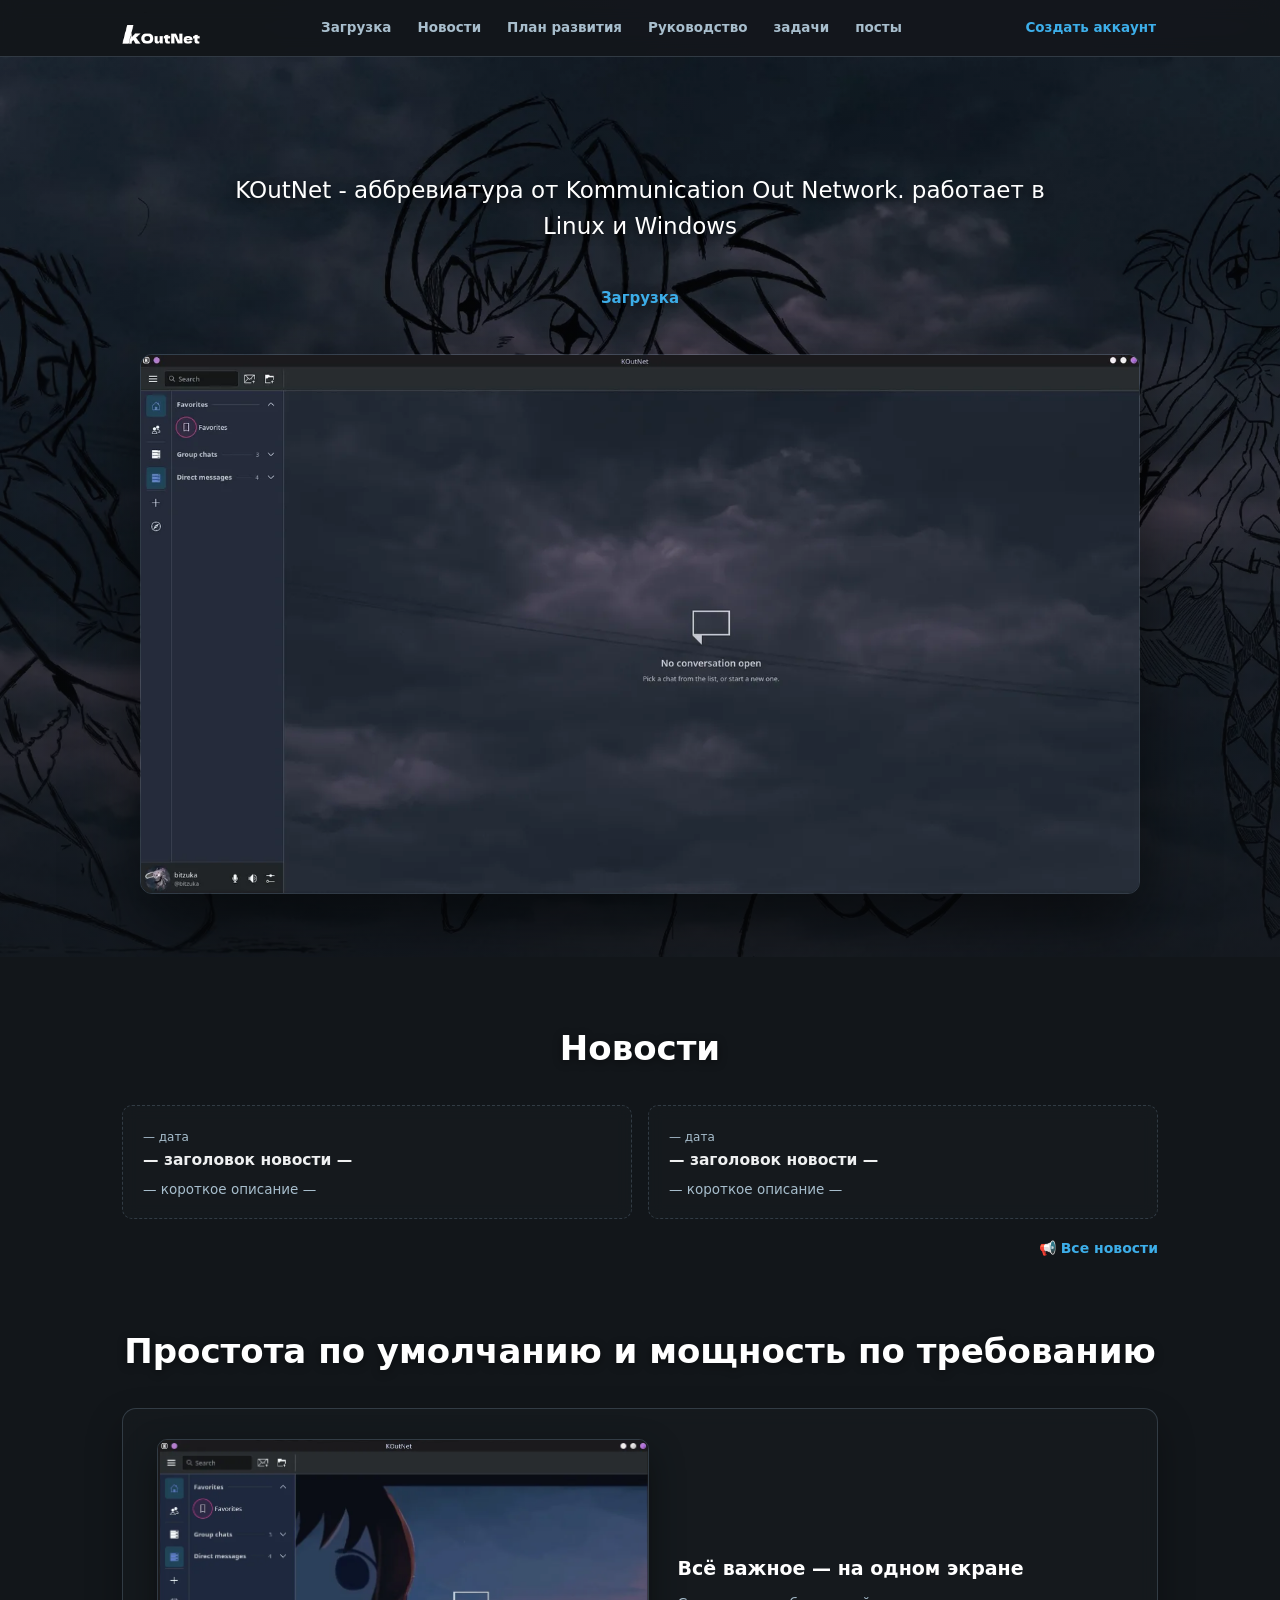
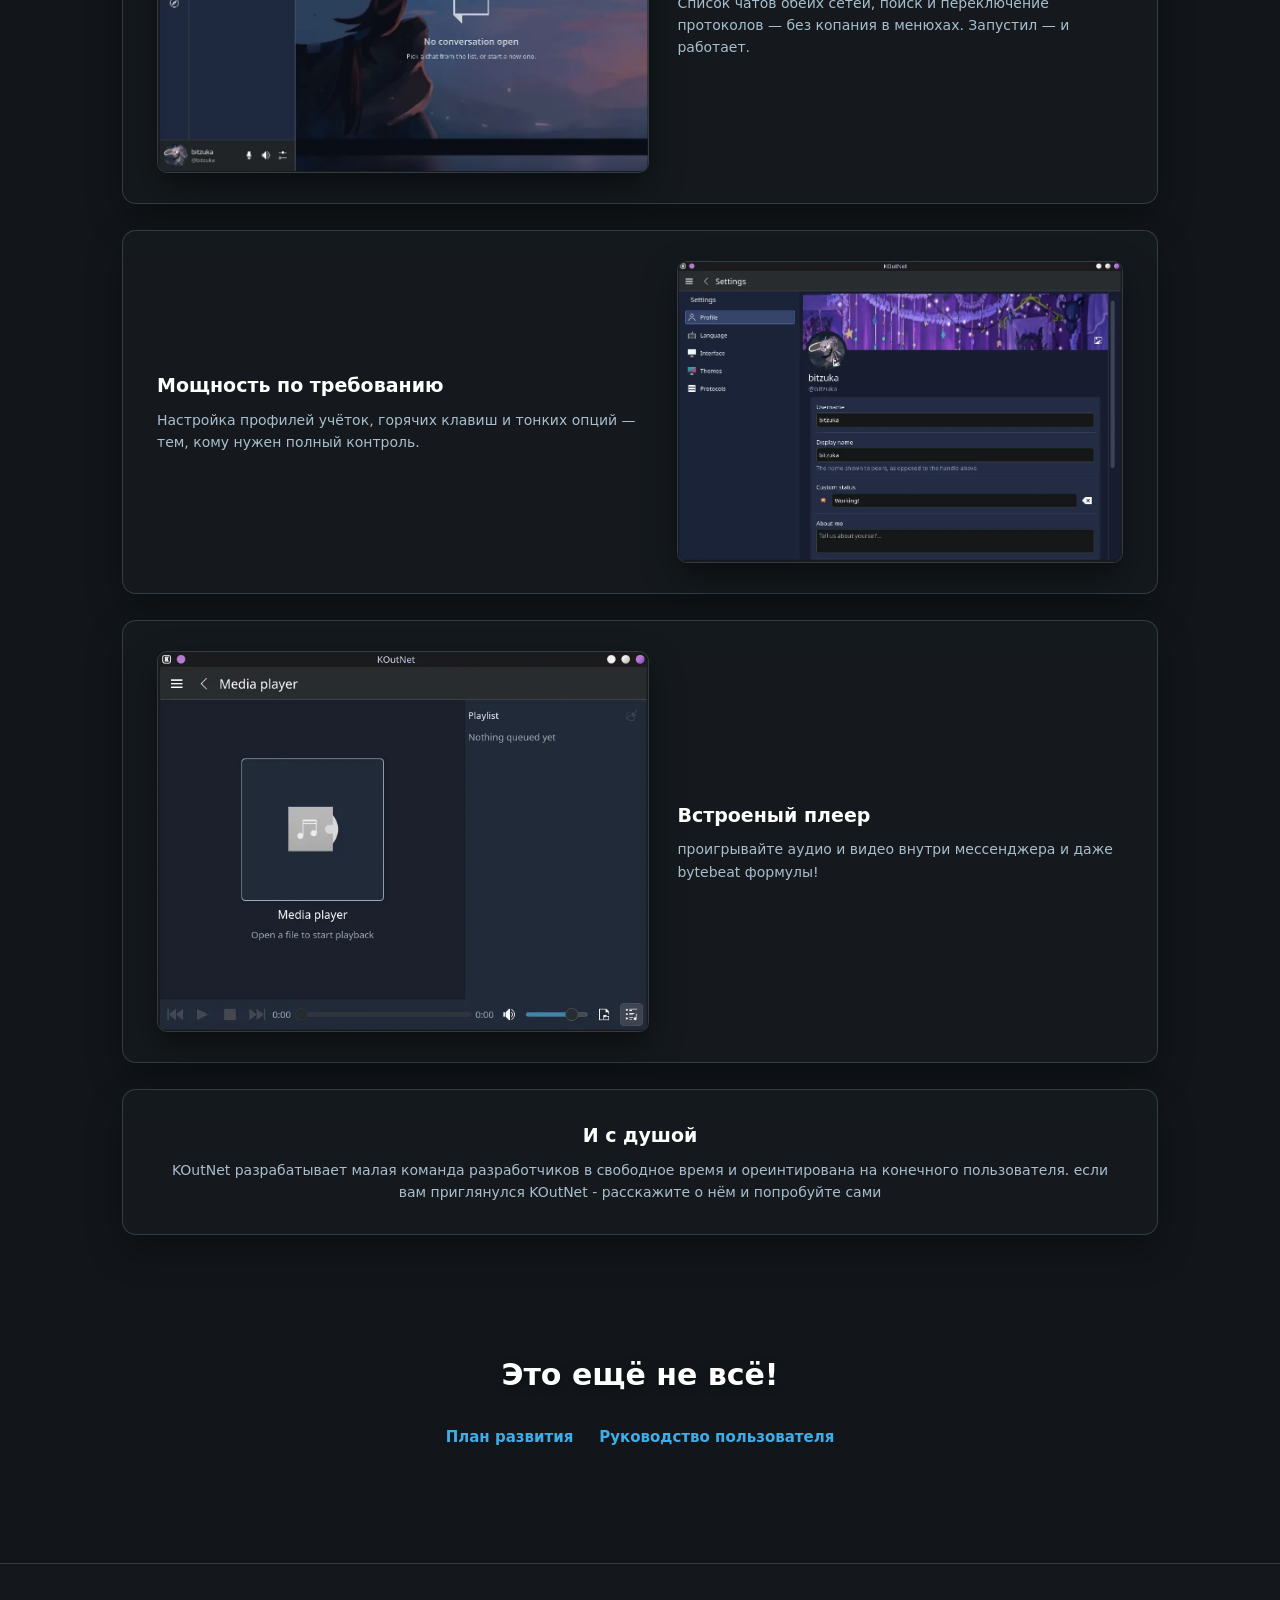
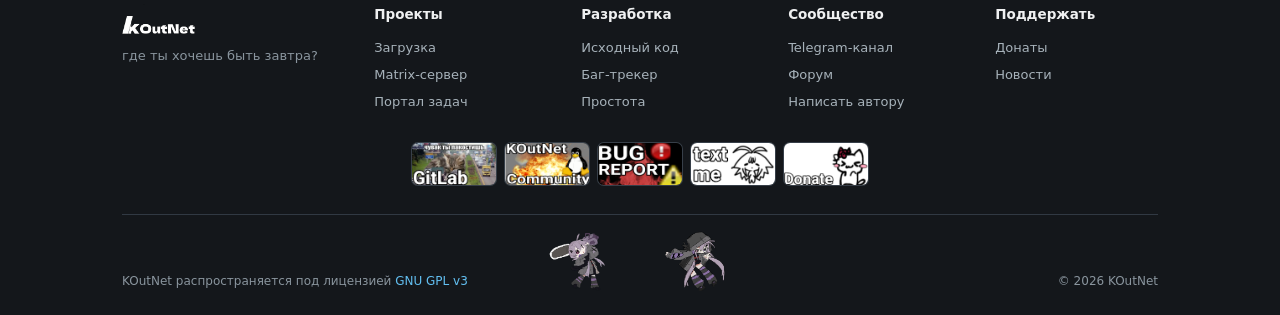
<file: general-web/main-web/koutnet/index.html>
<!--
SPDX-FileCopyrightText: 2026 Matvey Shcherbinin <bitzuka.koutnet@gmail.com>
SPDX-License-Identifier: GPL-3.0-or-later

-->
<!DOCTYPE html>
<html lang="ru">
<head>
<meta charset="UTF-8">
<meta name="viewport" content="width=device-width, initial-scale=1.0">
<title>KOutNet — Kommunication Out Network</title>
<link rel="icon" href="/favicon.ico" sizes="any">
<style>
  :root {
    --blue: #3daee9; --blue-dark: #2980b9; --blue-soft: #63c0f2;
    --text: #eff0f1; --muted: #a8becd; --line: rgba(120,140,160,.3);
    --panel: rgba(23,27,31,.78); --card: rgba(49,54,59,.55);
  }
  * { box-sizing: border-box; }
  html { scroll-behavior: smooth; }
  body {
    margin: 0; font-family: "Noto Sans", "Cantarell", "Segoe UI", system-ui, sans-serif;
    color: var(--text); font-size: 15px; line-height: 1.6; text-align: center;
    background-color: #12161a; min-height: 100vh; position: relative; overflow-x: hidden;
  }
  body::before {
    content: ""; position: fixed; inset: 0; z-index: -2;
  background: radial-gradient(1100px 750px at 72% -8%, rgba(119, 89, 194, .20), transparent 62%),
  radial-gradient(900px 700px at 8% 108%, rgba(119, 89, 194, .14), transparent 60%),
  linear-gradient(180deg, #2b2536 0%, #25202F 55%, #1a1626 100%);

    
     
  }
  body::after {
    content: ""; position: fixed; inset: 0; z-index: -1;
    background: linear-gradient(180deg, rgba(10,13,16,.55) 0%, rgba(10,13,16,.6) 40%, rgba(10,13,16,.82) 100%);
  }
  a { color: var(--blue-soft); text-decoration: none; }
  .wrap { max-width: 1080px; margin: 0 auto; padding: 0 22px; }

  header.nav {
    position: sticky; top: 0; z-index: 50;
    background: rgba(18,22,26,.82); border-bottom: 1px solid var(--line);
    backdrop-filter: blur(10px); -webkit-backdrop-filter: blur(10px);
  }
  .nav-in { display: flex; align-items: center; gap: 18px; padding: 9px 22px; max-width: 1080px; margin: 0 auto; }
  .brand { display: flex; align-items: center; gap: 10px; color: var(--text); flex: 0 0 auto; }
  .brand img { height: 32px; }
  .brand b { font-size: 17px; }
  nav.menu { display: flex; gap: 4px; flex: 1; justify-content: center; flex-wrap: wrap; }
  nav.menu a { color: var(--muted); font-weight: 600; font-size: 13.5px; padding: 8px 11px;
    border-radius: 6px; }
  nav.menu a:hover { color: var(--blue-soft); background: rgba(61,174,233,.12); }
  .nav-cta { background: none; color: var(--blue) !important; border-radius: 0; padding: 4px 2px; font-weight: 700; font-size: 13.5px; box-shadow: none; }
  .nav-cta:hover { background: none; color: var(--blue-soft) !important; text-decoration: underline; text-underline-offset: 4px; }

  /* ===== HERO (весь первый экран) ===== */
  .hero {
    min-height: 100vh;
    display: flex; flex-direction: column; align-items: center; justify-content: center;
    gap: 14px; padding: 70px 20px 40px; text-shadow: 0 2px 12px rgba(0,0,0,.55);
  }
  .hero img.brand-logo { height: 96px; filter: drop-shadow(0 6px 20px rgba(61,174,233,.35)); }
  .hero h1 { font-size: clamp(40px, 7vw, 64px); margin: 0; letter-spacing: 1px; color: #fff; }
  .hero .abbr { font-size: clamp(15px, 2.3vw, 19px); color: var(--muted); max-width: 640px; }
  .hero .abbr b { color: var(--blue-soft); }
  .btnrow { display: flex; gap: 22px; flex-wrap: wrap; justify-content: center; }
  .btn { padding: 4px 2px; border-radius: 0; font-weight: 700; font-size: 15px; border: none; display: inline-block; background: none; box-shadow: none; }
  .btn-blue { background: none; color: var(--blue); box-shadow: none; }
  .btn-blue:hover { background: none; color: var(--blue-soft); text-decoration: underline; text-underline-offset: 5px; }
  .btn-ghost { border: none; color: var(--blue); background: none; }
  .btn-ghost:hover { background: none; color: var(--blue-soft); text-decoration: underline; text-underline-offset: 5px; }
  .hero .shot {
    margin-top: 26px; width: min(94%, 1000px);
    border: 1px solid var(--line); border-radius: 12px;
    box-shadow: 0 30px 70px rgba(0,0,0,.55); display: block;
  }

  /* ===== секции ===== */
  section.block { padding: 64px 0; }
  .kicker { color: var(--blue-soft); font-weight: 800; font-size: 12.5px; letter-spacing: 1.4px;
    text-transform: uppercase; margin: 0 0 6px; }
  h2.sec { font-size: clamp(24px, 3.4vw, 34px); margin: 0 0 30px; color: #fff;
    text-shadow: 0 2px 10px rgba(0,0,0,.45); }
  p.lead { color: var(--muted); max-width: 720px; margin: -20px auto 30px; }

  .news-grid { display: grid; grid-template-columns: repeat(auto-fit, minmax(300px, 1fr)); gap: 16px; }
  .news-item {
    background: var(--panel); border: 1px dashed var(--line); border-radius: 10px;
    text-align: left; padding: 18px 20px; backdrop-filter: blur(8px);
  }
  .news-item .d { color: var(--muted); font-size: 12px; }
  .news-item b.t { color: var(--text); font-size: 15.5px; }
  .news-item p { color: var(--muted); font-size: 13.5px; margin: 6px 0 0; }
  .allnews { display: flex; justify-content: flex-end; margin-top: 18px; }
  .allnews a { font-weight: 700; font-size: 14px; color: var(--blue); background: none; border: none; }
  .allnews a:hover { color: var(--blue-soft); text-decoration: underline; text-underline-offset: 4px; }

  .frow {
    display: grid; grid-template-columns: 1.05fr .95fr; gap: 28px; align-items: center;
    background: var(--panel); border: 1px solid var(--line); border-radius: 14px;
    padding: 30px 34px; margin: 0 0 26px; text-align: left;
    backdrop-filter: blur(9px); -webkit-backdrop-filter: blur(9px);
    box-shadow: 0 16px 36px rgba(0,0,0,.3);
  }
  .frow.rev .fimg { order: 2; }
  .frow .fimg img {
    width: 100%; border-radius: 10px; border: 1px solid var(--line);
    box-shadow: 0 14px 34px rgba(0,0,0,.45); display: block;
  }
  .frow h3 { margin: 0 0 8px; font-size: 19px; color: #fff; }
  .frow p { margin: 0; color: var(--muted); font-size: 14px; }

  .final { padding: 26px 0 70px; }
  .final .big { font-size: clamp(22px, 3.4vw, 30px); font-weight: 700; color: #fff;
    margin: 0 0 22px; text-shadow: 0 2px 10px rgba(0,0,0,.45); }

  footer { background: rgba(21,24,28,.9); border-top: 1px solid var(--line);
    color: #8a959e; font-size: 12.5px; padding: 18px 0; }

  @media (max-width: 780px) {
    .frow { grid-template-columns: 1fr; padding: 22px; }
    .frow.rev .fimg { order: 0; }
    nav.menu { display: none; }
  }

  footer { background: rgba(21,24,28,.92); border-top: 1px solid var(--line);
    color: #a7b2ba; padding: 40px 0 24px; font-size: 13px; text-align: left; }
  .fgrid { display: grid; grid-template-columns: 1.25fr 1fr 1fr 1fr .9fr; gap: 26px; margin: 0 0 26px; text-align: left; align-items: start; }
  .fcol b.t { color: #eff0f1; display: block; margin-bottom: 10px; font-size: 13.5px; }
  .fcol a { display: block; color: #a7b2ba; padding: 3px 0; }
  .fcol a:hover { color: #fff; text-decoration: underline; }
  .fbrand { display: flex; align-items: center; gap: 8px; margin-bottom: 12px; }
  .fbrand img { height: 30px; }
  .fbrand b { color: #fff; font-size: 15.5px; }
  .fsocial { display: flex; gap: 7px; justify-content: center; }
  .fsocial img { height: 44px; border-radius: 7px; border: 1px solid var(--line); }
  .fsocial img:hover { border-color: var(--blue); }
  .fbottom { border-top: 1px solid var(--line); padding-top: 16px; display: grid; grid-template-columns: minmax(0, 1fr) auto minmax(0, 1fr); align-items: flex-end; gap: 10px; color: #8a959e; font-size: 12px; }
  .fbottom > span:first-of-type { grid-column: 1; grid-row: 1; justify-self: start; align-self: end; min-width: 0; overflow-wrap: break-word; }
  .fbottom > span:last-of-type { grid-column: 3; grid-row: 1; justify-self: end; align-self: end; }
  @media (max-width: 780px) { .fbottom { grid-template-columns: 1fr; justify-items: center; gap: 12px; } }

  /* ---- нижняя панель (полный футер) ---- */
  footer { background: rgba(21,24,28,.94); border-top: 1px solid var(--line);
    color: #a7b2ba; padding: 40px 0 24px; font-size: 13px; text-align: left; margin-top: 40px; }
  footer footer .fcol b.t { color: #eff0f1; display: block; margin-bottom: 10px; font-size: 13.5px; letter-spacing: .4px; }
  footer .fcol a { display: block; color: #a7b2ba; padding: 3px 0; text-decoration: none; }
  footer .fcol a:hover { color: #fff; text-decoration: underline; }
  footer .fbrand { display: flex; align-items: center; gap: 8px; margin-bottom: 12px; }
  footer .fbrand img { height: 30px; }
  footer .fbrand b { color: #fff; font-size: 15.5px; }
  footer .fsocial { display: flex; gap: 7px; flex-wrap: wrap; }
  footer .fsocial img { height: 44px; width: auto; border-radius: 7px; border: 1px solid var(--line);
    background: rgba(255,255,255,.04); }
  footer .fsocial img:hover { border-color: var(--blue); }

  /* ---- hero: фон mascot2 (прямо как у kdenlive), скрин поверх ---- */
  .hero {
    background-image: url("/assets/welcome-bg.webp");
    background-size: cover; background-position: center;
    background-color: #0b0e11; position: relative; overflow: hidden;
  }
  .hero::before {
    content: ""; position: absolute; inset: 0; z-index: 0;
    background: linear-gradient(180deg, rgba(10,12,15,.28) 0%, rgba(10,12,15,.5) 65%, rgba(10,12,15,.66) 100%);
  }
  .hero > * { position: relative; z-index: 1; }
  .hero .maintext { font-size: clamp(17px, 2.6vw, 23px); color: #fff; max-width: 860px;
    text-shadow: 0 2px 10px rgba(0,0,0,.6); position: relative; z-index: 1; }
  /* фичевые строки */
  .frow.txtrow { grid-template-columns: 1fr; text-align: center; }
  /* девочки в саамом низу — как у KDE два дракончика */
  .kim { display: inline-flex; align-items: flex-end; gap: 8px; grid-column: 1 / -1; grid-row: 1; justify-self: center; align-self: end; }
  .kim img { height: 60px; width: auto; display: block; border-radius: 6px; }
    @media (max-width: 900px) { .fgrid { grid-template-columns: repeat(2, 1fr); } .fgrid > .fcol:first-child { grid-column: 1 / -1; } }
  .reg-dialog { width: min(520px, calc(100% - 32px)); padding: 24px; border: 1px solid var(--line); border-radius: 7px; background: #171b20; color: var(--text); box-shadow: 0 30px 80px rgba(0,0,0,.6); text-align: left; }
  .reg-dialog::backdrop { background: rgba(8,10,12,.72); backdrop-filter: blur(4px); }
  .reg-head { display: flex; align-items: flex-start; justify-content: space-between; gap: 12px; }
  .reg-head h2 { margin: 0; font-size: 22px; color: #fff; }
  .reg-close { background: none; border: 0; color: var(--muted); font-size: 26px; line-height: 1; cursor: pointer; }
  .reg-close:hover { color: var(--blue-soft); }
  .reg-hint { color: var(--muted); margin: 6px 0 0; font-size: 13.5px; }
  .reg-options { display: grid; gap: 10px; margin-top: 18px; }
  .reg-option { display: block; padding: 14px 16px; border: 1px solid var(--line); border-radius: 5px; background: var(--card); color: var(--text); text-decoration: none; }
  .reg-option:hover { border-color: var(--blue); background: rgba(61,174,233,.12); }
  .reg-option strong { display: block; color: #fff; font-size: 16px; margin-bottom: 4px; }
  .reg-option span { color: var(--muted); font-size: 13.5px; }
</style>
</head>
<body>

<header class="nav">
  <div class="nav-in">
    <a class="brand" href="#top"><img src="/assets/logo.png" alt="KOutNet"></a>
    <nav class="menu">
      <a href="https://koutnet.pw/download.html">Загрузка</a>
      <a href="#news">Новости</a>
      <a href="#more">План развития</a>
      <a href="#more">Руководство</a>
      <a href="https://tasks.koutnet.pw/">задачи</a>
      <a href="https://sp.koutnet.pw/">посты</a>
    </nav>
    <a class="nav-cta" href="#regChoice" id="regChoiceOpen">Создать аккаунт</a>
  </div>
</header>

<div class="hero" id="top">
  <p class="maintext">KOutNet - аббревиатура от Kommunication Out Network. работает в Linux и Windows</p>
  <div class="btnrow">
    <a class="btn btn-blue" href="https://koutnet.pw/download.html">Загрузка</a>
  </div>
  <img class="shot" src="/assets/full2main.webp" alt="KOutNet — главный экран">
</div>

<section class="block" id="news">
  <div class="wrap">
    <h2 class="sec">Новости</h2>
    <div class="news-grid">
      <div class="news-item">
        <span class="d">— дата</span><br>
        <b class="t">— заголовок новости —</b>
        <p>— короткое описание —</p>
      </div>
      <div class="news-item">
        <span class="d">— дата</span><br>
        <b class="t">— заголовок новости —</b>
        <p>— короткое описание —</p>
      </div>
    </div>
    <div class="allnews"><a href="https://koutnet.pw/news">&#128226; Все новости</a></div>
  </div>
</section>

<section class="block" id="simple" style="padding-top:0;">
  <div class="wrap">
    <h2 class="sec">Простота по умолчанию и мощность по требованию</h2>

    <div class="frow">
      <div class="fimg"><img src="/assets/main-screenshot.webp" alt="Главный экран"></div>
      <div>
        <h3>Всё важное — на одном экране</h3>
        <p>Список чатов обеих сетей, поиск и переключение протоколов — без копания в менюхах. Запустил — и работает.</p>
      </div>
    </div>

    <div class="frow rev">
      <div class="fimg"><img src="/assets/settings.webp" alt="Настройки"></div>
      <div>
        <h3>Мощность по требованию</h3>
        <p>Настройка профилей учёток, горячих клавиш и тонких опций — тем, кому нужен полный контроль.</p>
      </div>
    </div>

    <div class="frow">
      <div class="fimg"><img src="/assets/music-player.webp" alt="Мини-режим"></div>
      <div>
        <h3>Встроеный плеер</h3>
        <p>проигрывайте аудио и видео внутри мессенджера и даже bytebeat формулы!</p>
      </div>
    </div>

    <div class="frow txtrow">
      <div>
        <h3>И с душой</h3>
        <p>KOutNet разрабатывает малая команда разработчиков в свободное время и ореинтирована на конечного пользователя. если вам приглянулся KOutNet - расскажите о нём и попробуйте сами</p>
      </div>
    </div>
  </div>
</section>

<div class="final" id="more">
  <div class="wrap">
    <p class="big">Это ещё не всё!</p>
    <div class="btnrow">
      <a class="btn btn-blue" href="https://koutnet.pw/plan">План развития</a>
      <a class="btn btn-ghost" href="https://koutnet.pw/manual">Руководство пользователя</a>
    </div>
  </div>
</div>

<dialog class="reg-dialog" id="regChoice">
  <div class="reg-head">
    <h2>Создать аккаунт</h2>
    <button type="button" class="reg-close" aria-label="Закрыть">&times;</button>
  </div>
  <p class="reg-hint">Выбери, какой аккаунт тебе нужен.</p>
  <div class="reg-options">
    <a class="reg-option" href="https://koutnet.pw/registration.html">
      <strong>Matrix</strong>
      <span>Аккаунт @username:koutnet.pw для мессенджера.</span>
    </a>
    <a class="reg-option" href="https://koutnet.pw/koutnet-registration.html">
      <strong>KOutNet</strong>
      <span>Внутренний аккаунт для задач, постов и форума.</span>
    </a>
  </div>
</dialog>


<footer>
  <div class="wrap">
    <div class="fgrid">
      <div class="fcol">
        <div class="fbrand"><img src="/assets/logo.png" alt=""></div>
        <div style="color:#8a959e;">где ты хочешь быть завтра?</div>
      </div>
      <div class="fcol">
        <b class="t">Проекты</b>
        <a href="https://koutnet.pw/download.html">Загрузка</a>
        <a href="https://koutnet.pw/registration.html">Matrix-сервер</a>
        <a href="https://tasks.koutnet.pw/">Портал задач</a>
      </div>
      <div class="fcol">
        <b class="t">Разработка</b>
        <a href="https://invent.kde.org/bitzuka/koutnetwork">Исходный код</a>
        <a href="https://invent.kde.org/bitzuka/koutnetwork/-/issues">Баг-трекер</a>
        <a href="#simple">Простота</a>
      </div>
      <div class="fcol">
        <b class="t">Сообщество</b>
        <a href="https://t.me/KOutNet">Telegram-канал</a>
        <a href="https://tasks.koutnet.pw/forum">Форум</a>
        <a href="https://t.me/bitzuka">Написать автору</a>
      </div>
      <div class="fcol">
        <b class="t">Поддержать</b>
        <a href="https://donatepay.ru/don/1536509">Донаты</a>
        <a href="#news">Новости</a>
      </div>
    </div>
    <div class="fsocial">
      <a href="https://invent.kde.org/bitzuka/koutnetwork" title="GitLab"><img src="/assets/icon-invent.png" alt="GitLab"></a>
      <a href="https://t.me/KOutNet" title="KOutNet Community"><img src="/assets/icon-tg-channel.png" alt="TG"></a>
      <a href="https://invent.kde.org/bitzuka/koutnetwork/-/issues" title="Bug Report"><img src="/assets/icon-issues.png" alt="Issues"></a>
      <a href="https://t.me/bitzuka" title="Text me"><img src="/assets/icon-tg-personal.png" alt="Написать"></a>
      <a href="https://donatepay.ru/don/1536509" title="Donate"><img src="/assets/icon-donate.png" alt="Donate"></a>
    </div>
    <div class="fbottom" style="margin-top:22px;">
      <span>KOutNet распространяется под лицензией <a href="https://www.gnu.org/licenses/gpl-3.0.html" target="_blank" rel="noopener">GNU GPL v3</a></span>
      <div class="kim"><img src="/assets/mascot1.webp" alt="Маскот KOutNet"><img src="/assets/mascot2.webp" alt="Маскот KOutNet"></div>
      <span style="white-space:nowrap; justify-self:end;">© 2026 KOutNet</span>
    </div>
  </div>
</footer>

<script>
(function () {
  function show(d) {
    if (typeof d.showModal === 'function') d.showModal();
    else d.setAttribute('open', '');
  }
  function hide(d) {
    if (typeof d.close === 'function') d.close();
    else d.removeAttribute('open');
  }
  var open = document.getElementById('regChoiceOpen');
  var dlg = document.getElementById('regChoice');
  if (!open || !dlg) return;
  open.addEventListener('click', function (e) { e.preventDefault(); show(dlg); });
  var close = dlg.querySelector('.reg-close');
  if (close) close.addEventListener('click', function () { hide(dlg); });
  dlg.addEventListener('click', function (e) { if (e.target === dlg) hide(dlg); });
})();
</script>

<!-- /|、
   (˚ˎ 。7
    |、˜\ 。
   じしˍ,)ノ котяра -->
</body>
</html>
</file>
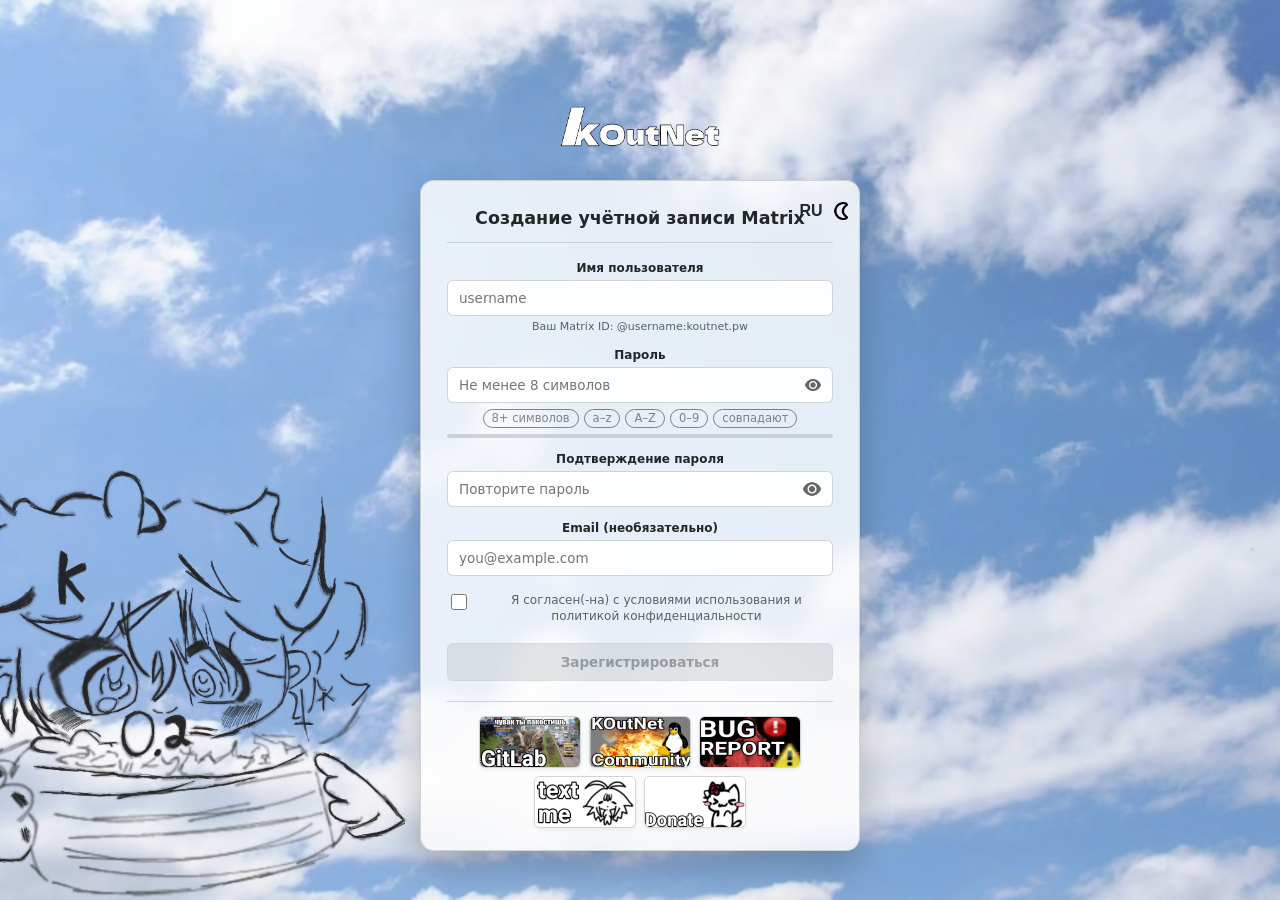
<file: koutnet/phonever.html>
<!DOCTYPE html>
<html lang="ru">
<head>
<meta charset="UTF-8">
<meta name="viewport" content="width=device-width, initial-scale=1.0">
<title data-i18n="pageTitle">Регистрация Matrix</title>
<style>
  :root {
    --breeze-blue: #3daee9;
    --breeze-blue-dark: #2980b9;
    --breeze-bg: #eff0f1;
    --breeze-border: rgba(189, 195, 199, 0.7);
    --breeze-field: rgba(255, 255, 255, 0.92);
    --breeze-text: #232629;
    --breeze-muted: #576166;
    --breeze-green: #27ae60;
    --breeze-red: #da4453;
    --breeze-card-bg: rgba(255, 255, 255, 0.82);
    --bg-image: url("photo_2026-10-04_19-37-56.jpg");
    --bg-opacity: 0.85;
  }

  body.dark-theme {
    --breeze-bg: #1b1e20;
    --breeze-border: rgba(77, 77, 77, 0.7);
    --breeze-field: rgba(49, 54, 59, 0.9);
    --breeze-text: #eff0f1;
    --breeze-muted: #a0a5a8;
    --breeze-card-bg: rgba(30, 34, 38, 0.85);
    --bg-image: url("back.jpg");
    --bg-opacity: 0.6;
  }

  * { box-sizing: border-box; }
  html, body { height: 100%; margin: 0; }
  body {
    font-family: "Noto Sans", "Cantarell", "Segoe UI", system-ui, -apple-system, sans-serif;
    background-color: var(--breeze-bg);
    color: var(--breeze-text);
    display: flex;
    align-items: center;
    justify-content: center;
    min-height: 100vh;
    padding: 24px 16px;
    position: relative;
    overflow-x: hidden;
    transition: background-color 0.4s ease, color 0.4s ease;
  }

  body::before {
    content: "";
    position: fixed;
    inset: 0;
    background-image: var(--bg-image);
    background-size: cover;
    background-position: center;
    opacity: var(--bg-opacity);
    z-index: 0;
    pointer-events: none;
    transition: opacity 0.5s ease, background-image 0.5s ease-in-out;
  }

  .page-wrap {
    width: 440px;
    max-width: 100%;
    margin: 0 auto;
    position: relative;
    z-index: 1;
  }

  .card {
    background: var(--breeze-card-bg);
    border: 1px solid var(--breeze-border);
    border-radius: 14px;
    padding: 26px 26px 22px;
    box-shadow: 0 16px 36px rgba(0, 0, 0, 0.22);
    backdrop-filter: blur(10px);
    -webkit-backdrop-filter: blur(10px);
    transition: background 0.4s ease, border-color 0.4s ease;
    margin-top: 30px;
       position: relative;
  }

  .global-brand {
    display: flex;
    flex-direction: column;
    align-items: center;
    text-align: center;
    gap: 4px;
    margin-bottom: 18px;
  }

  .global-brand img {
    height: 65px;
    width: auto;
    max-width: 100%;
    object-fit: contain;
    display: block;
    transition: transform 0.3s ease, filter 0.3s ease;
    cursor: pointer;
  }
  .global-brand img:hover {
    transform: scale(1.05) translateY(-2px);
    filter: drop-shadow(0 4px 12px rgba(61, 174, 233, 0.4));
  }

  .global-brand-slogan {
    font-size: 12px;
    font-weight: 500;
    color: var(--breeze-muted);
  }

  .top-row {
    display: flex;
    align-items: center;
    justify-content: space-between;
    gap: 10px;
    margin-bottom: 18px;
    padding-bottom: 12px;
    border-bottom: 1px solid var(--breeze-border);
  }

  .page-title {
    font-size: 17.5px;
    font-weight: 700;
    margin: 0;
    color: var(--breeze-text);
    line-height: 1.3;
    flex: 1;
  }

  .controls-group {
    display: flex;
    gap: 6px;
    flex-shrink: 0;
         position: absolute;
    top: 15px;
    right: 15px;
  }

  .icon-btn {
    width: 36px;
    height: 32px;
    border:0px;
    background: none;
    color: var(--breeze-text);
    cursor: pointer;
    font-size: 15px;
    display: flex;
    align-items: left;
    position: absolute; 
     right: 15px;
    justify-content: center;
    padding: 6px;
    transition: all 0.2s ease;
    background-color: none  ;
    font-family: 'Franklin Gothic Medium', 'Arial Narrow', Arial, sans-serif;
  }

    .icon-btn-style {
    width: 36px;
    height: 32px;
    border:0px;
    background: none;
    color: var(--breeze-text);
    cursor: pointer;
    font-size: 15px;
    display: flex;
    align-items: left;
    position: absolute; 
    right: -15px;  
    justify-content: center;
    padding: 6px;
    transition: all 0.2s ease;
    background-color: none  ;
    font-family: 'Franklin Gothic Medium', 'Arial Narrow', Arial, sans-serif;
  }
      .icon-btn-eng {
    width: 36px;
    height: 32px;
    border:0px;
    background: none;
    color: var(--breeze-text);
    cursor: pointer;
    font-size: 15px;
    display: flex;
    align-items: left;
    position: absolute; 
    bottom: 690px;
    right: -10px; 
    justify-content: center;
    padding: 6px;
    transition: all 0.2s ease;
    background-color: none  ;
    font-family: 'Franklin Gothic Medium', 'Arial Narrow', Arial, sans-serif;
  }
  .icon-btn:hover {
    border-color: var(--breeze-blue);
    transform: translateY(-1px);
  }
  .icon-btn.active {
    border-color: var(--breeze-blue);
    background: rgba(61, 174, 233, 0.15);
    box-shadow: 0 0 0 2px rgba(61, 174, 233, 0.3);
  }

  .field { margin-bottom: 14px; }
  .field label {
    display: block;
    font-size: 12px;
    font-weight: 600;
    color: var(--breeze-text);
    margin-bottom: 5px;
  }
  .field input {
    width: 100%;
    padding: 9px 11px;
    font-size: 13.5px;
    font-family: inherit;
    background: var(--breeze-field);
    border: 1px solid var(--breeze-border);
    border-radius: 6px;
    color: var(--breeze-text);
    outline: none;
    transition: all 0.2s ease;
  }
  .field input:focus {
    border-color: var(--breeze-blue);
    box-shadow: 0 0 0 3px rgba(61, 174, 233, 0.25);
  }
  .field .hint {
    font-size: 11px;
    color: var(--breeze-muted);
    margin-top: 4px;
    min-height: 14px;
  }
  .field .error {
    font-size: 11px;
    color: var(--breeze-red);
    margin-top: 4px;
    display: none;
    font-weight: 500;
  }
  .field.invalid input { border-color: var(--breeze-red); }
  .field.invalid .error { display: block; }

  .strength {
    height: 4px;
    background: var(--breeze-border);
    border-radius: 2px;
    margin-top: 6px;
    overflow: hidden;
  }
  .strength-bar {
    height: 100%;
    width: 0%;
    background: var(--breeze-red);
    transition: width 0.25s ease, background 0.25s ease;
  }

  .checkbox-row {
    display: flex;
    align-items: flex-start;
    gap: 10px;
    margin: 16px 0 18px;
    font-size: 12px;
    color: var(--breeze-muted);
    line-height: 1.4;
  }
  .checkbox-row input {
    margin-top: 2px;
    accent-color: var(--breeze-blue);
    width: 16px; height: 16px;
    flex-shrink: 0;
    cursor: pointer;
  }
  .checkbox-row label { cursor: pointer; }

  .actions { display: flex; justify-content: flex-end; }
  button.btn {
    font-family: inherit;
    font-size: 13.5px;
    font-weight: 600;
    padding: 10px 20px;
    border-radius: 6px;
    cursor: pointer;
    border: 1px solid transparent;
    transition: all 0.2s ease;
  }
  .btn-primary {
    background: var(--breeze-blue);
    color: #fff;
    border-color: var(--breeze-blue-dark);
    box-shadow: 0 4px 12px rgba(61, 174, 233, 0.3);
    width: 100%;
  }
  .btn-primary:hover {
    background: var(--breeze-blue-dark);
    transform: translateY(-1px);
  }
  .btn-primary:disabled {
    background: var(--breeze-border);
    border-color: var(--breeze-border);
    color: var(--breeze-muted);
    cursor: not-allowed;
    box-shadow: none;
    transform: none;
  }

  .status {
    margin-top: 14px;
    font-size: 12.5px;
    padding: 10px 12px;
    border-radius: 6px;
    display: none;
  }
  .status.loading {
    display: block;
    background: rgba(61, 174, 233, 0.15);
    color: #2980b9;
    border: 1px solid rgba(61, 174, 233, 0.4);
  }
  body.dark-theme .status.loading { color: #63c0f2; }
  .status.blocked {
    display: block;
    background: rgba(218, 68, 83, 0.15);
    color: var(--breeze-red);
    border: 1px solid rgba(218, 68, 83, 0.4);
  }

  .success-view { display: none; text-align: center; padding: 10px 0; }
  .success-view .check {
    width: 52px; height: 52px;
    border-radius: 50%;
    background: var(--breeze-green);
    color: #fff;
    display: flex; align-items: center; justify-content: center;
    font-size: 26px;
    margin: 0 auto 14px;
    box-shadow: 0 4px 12px rgba(39, 174, 96, 0.4);
  }
  .success-view h2 { font-size: 18px; margin: 0 0 8px; color: var(--breeze-text); }
  .success-view p { font-size: 13px; color: var(--breeze-muted); margin: 0 0 6px; }
  .success-view .mxid {
    font-family: "Hack", "DejaVu Sans Mono", Consolas, monospace;
    background: var(--breeze-field);
    border: 1px solid var(--breeze-border);
    padding: 8px 14px;
    border-radius: 6px;
    display: inline-block;
    margin-top: 10px;
    font-size: 13.5px;
    font-weight: 600;
    color: var(--breeze-blue-dark);
  }
  body.dark-theme .success-view .mxid { color: #63c0f2; }

  .links-footer {
    margin-top: 20px;
    padding-top: 14px;
    border-top: 1px solid var(--breeze-border);
    display: flex;
    flex-wrap: wrap;
    gap: 8px;
    justify-content: center;
    align-items: center;
  }
  .link-badge {
    display: inline-flex;
    align-items: center;
    text-decoration: none;
    border-radius: 6px;
    overflow: hidden;
    border: 1px solid var(--breeze-border);
    transition: all 0.2s ease;
    background: var(--breeze-field);
    box-shadow: 0 2px 4px rgba(0,0,0,0.06);
  }
  .link-badge:hover {
    transform: translateY(-2px);
    border-color: var(--breeze-blue);
    box-shadow: 0 4px 10px rgba(0,0,0,0.15);
  }
  .link-badge img {
    height: 50px;
    width: auto;
    display: block;
  }

  .password-field {
    position: relative;
    width: 100%;
  }
  .password-field input {
    padding-right: 36px !important;
  }
  .btn-primary:disabled {
    background: var(--breeze-border) !important;
    border-color: var(--breeze-border) !important;
    color: var(--breeze-muted) !important;
    cursor: not-allowed !important;
    box-shadow: none !important;
    transform: none !important;
    opacity: 0.6;
  }
  .eye-btn {
    position: absolute;
    right: 8px;
    top: 50%;
    transform: translateY(-50%);
    background: none;
    border: none;
    cursor: pointer;
    font-size: 15px;
    padding: 4px;
    display: flex;
    align-items: center;
    justify-content: center;
    opacity: 0.6;
    transition: opacity 0.2s ease;
    user-select: none;
  }
  .eye-btn:hover {
    opacity: 1;
  }


  /* FULL MOBILE ADAPTATION */
  @media (max-width: 600px) {
    html, body { min-height: 100%; height: auto; }
    body {
      display: block;
      min-height: 100svh;
      padding: 12px 12px 24px;
      overflow-x: hidden;
    }
    body::before {
      background-position: center center;
      background-attachment: fixed;
    }
    .page-wrap {
      width: 100%;
      max-width: 440px;
      margin: 0 auto;
    }
    .global-brand {
      position: relative;
      width: 100%;
      margin: 0 0 12px;
      padding: 4px 76px 0;
      min-height: 76px;
      gap: 3px;
    }
    .global-brand img#logoImg {
      width: min(55vw, 205px);
      height: auto;
      max-width: 205px;
      margin: 0 !important;
    }
    .global-brand-slogan { font-size: 11px; }

    /* Move the existing desktop-positioned controls into a real mobile toolbar. */
    .icon-btn, .icon-btn-style, .icon-btn-eng {
      position: absolute;
      top: 8px;
      bottom: auto;
      right: auto;
      width: 38px;
      height: 38px;
      padding: 7px;
      border-radius: 8px;
      align-items: center;
      justify-content: center;
      line-height: 1;
      z-index: 4;
    }
    .icon-btn { left: 8px; }
    .icon-btn-style { right: 8px; }
    .icon-btn img, .icon-btn-style img, .icon-btn-eng img {
      width: 19px !important;
      height: 19px !important;
      object-fit: contain;
    }

    .card {
      width: 100%;
      margin-top: 0;
      padding: 20px 16px 17px;
      border-radius: 14px;
    }
    .top-row {
      display: block;
      margin-bottom: 16px;
      padding-bottom: 12px;
    }
    .page-title {
      font-size: 17px;
      text-align: center;
      line-height: 1.35;
    }
    .controls-group { display: none; }

    .field { margin-bottom: 14px; }
    .field label { font-size: 12px; margin-bottom: 6px; }
    .field input {
      min-height: 43px;
      padding: 10px 11px;
      font-size: 16px;
      border-radius: 7px;
    }
    .field .hint, .field .error {
      font-size: 10.5px;
      line-height: 1.35;
    }
    .password-field input { padding-right: 44px !important; }
    .eye-btn {
      right: 6px;
      width: 36px;
      height: 36px;
      padding: 8px;
    }
    .eye-btn img { width: 18px !important; height: 18px !important; }

    .checkbox-row {
      gap: 9px;
      margin: 16px 0 18px;
      font-size: 11.5px;
    }
    .checkbox-row input { width: 18px; height: 18px; }
    .actions { width: 100%; }
    button.btn {
      min-height: 44px;
      padding: 11px 18px;
      font-size: 13.5px;
    }
    .status { font-size: 12px; line-height: 1.4; }

    .links-footer {
      margin-top: 18px;
      padding-top: 13px;
      gap: 7px;
    }
    .link-badge { border-radius: 6px; }
    .link-badge img {
      width: auto;
      height: 34px;
      max-width: 62px;
      object-fit: contain;
    }
    .success-view { padding: 8px 0; }
    .success-view .mxid {
      max-width: 100%;
      overflow-wrap: anywhere;
      word-break: break-word;
    }
  }

  @media (max-width: 380px) {
    body { padding: 8px 8px 18px; }
    .global-brand { padding-left: 64px; padding-right: 64px; min-height: 70px; }
    .global-brand img#logoImg { width: min(52vw, 185px); }
    .icon-btn, .icon-btn-style { width: 35px; height: 35px; }
    .card { padding-left: 13px; padding-right: 13px; }
    .page-title { font-size: 16px; }
    .link-badge img { height: 31px; max-width: 58px; }
  }


</style>
</head>
<body>
  <div class="page-wrap">
    <div class="global-brand">
        <img src="logo.png" alt="KOutNet" id="logoImg" style="margin-top:50px;">
       
    <div class="card">
      <div class="top-row">
        <h1 class="page-title" data-i18n="title">Создание учётной записи Matrix</h1>
        <div class="controls-group">
          <button type="button" class="icon-btn-style" id="themeToggle" title="Тема"><img src="moon.png" alt="Тема"></button>
          <button type="button" class="icon-btn" id="langToggle" title="Язык"><b style="font-size: 16px;">RU</b></button>
        </div>
      </div>

      <div id="formView">
        <form id="regForm" novalidate>
          <div class="field" id="f-username">
            <label for="username" data-i18n="usernameLabel">Имя пользователя</label>
            <input id="username" autocomplete="off" placeholder="username">
            <div class="hint" data-i18n="usernameHint">Ваш Matrix ID: @username:koutnet.pw</div>
            <div class="error" data-i18n="usernameError">Разрешены только строчные латинские буквы, цифры, "-", "_", "."</div>
          </div>

          <div class="field" id="f-password">
            <label for="password" data-i18n="passwordLabel">Пароль</label>
            <div class="password-field">
              <input id="password" type="password" autocomplete="new-password" data-i18n-placeholder="passwordPh" placeholder="Не менее 8 символов">
                <button type="button" class="eye-btn" aria-label="Показать пароль">
                <img src="glazz.png" alt="Показать" style="width:16px;height:16px;">
             </button>               
            </div>
            <div class="strength"><div class="strength-bar" id="strengthBar"></div></div>
              <div class="error" data-i18n="passwordError">Пароль слишком короткий (минимум 8 символов)</div>
          </div>

          <div class="field" id="f-confirm">
            <label for="confirm" data-i18n="confirmLabel">Подтверждение пароля</label>
            <div class="password-field">
              <input id="confirm" type="password" autocomplete="new-password" data-i18n-placeholder="confirmPh" placeholder="Повторите пароль">
              <button type="button" class="eye-btn" aria-label="Показать пароль"><img src="glazz.png" alt="Показать пароль" style="width:18px;height:18px;"></button>
            </div>
          <div class="error" data-i18n="confirmError">Пароли не совпадают</div>
          </div>

          <div class="field">
            <label for="email" data-i18n="emailLabel">Email (необязательно)</label>
            <input id="email" type="email" placeholder="you@example.com">
          </div>

          <div class="checkbox-row">
            <input type="checkbox" id="terms">
            <label for="terms" data-i18n="termsLabel">Я согласен(-на) с условиями использования и политикой конфиденциальности</label>
          </div>

          <div class="actions">
            <button type="submit" class="btn btn-primary" id="submitBtn" data-i18n="submitBtn">Зарегистрироваться</button>
          </div>

          <div class="status" id="status"></div>
        </form>
      </div>

      <div class="success-view" id="successView">
        <div class="check">&#10003;</div>
        <h2 data-i18n="successTitle">Учётная запись создана</h2>
        <p data-i18n="successText">Ваш Matrix ID готов к использованию:</p>
        <div class="mxid" id="mxidOut">@username:koutnet.pw</div>
        <div class="actions" style="justify-content:center;margin-top:18px;">
          <button class="btn btn-primary" style="width:auto;" data-i18n="doneBtn" onclick="location.href='https://tasks.koutnet.pw/start'">Готово</button>
        </div>
      </div>

      <div class="links-footer">
        <a class="link-badge" href="https://invent.kde.org/bitzuka/koutnetwork" target="_blank" rel="noopener" title="GitLab">
          <img src="icon-invent.png" alt="GitLab">
        </a>
        <a class="link-badge" href="https://t.me/KOutNet" target="_blank" rel="noopener" title="KOutNet Community">
          <img src="icon-tg-channel.png" alt="KOutNet Community">
        </a>
        <a class="link-badge" href="https://invent.kde.org/bitzuka/koutnetwork/-/issues" target="_blank" rel="noopener" title="Bug Report">
          <img src="icon-issues.png" alt="Bug Report">
        </a>
        <a class="link-badge" href="https://t.me/bitzuka" target="_blank" rel="noopener" title="Text me">
          <img src="icon-tg-personal.png" alt="Text me">
        </a>
        <a class="link-badge" href="https://donatepay.ru/don/1536509" target="_blank" rel="noopener" title="Donate">
          <img src="icon-donate.png" alt="Donate">
        </a>
      </div>
    </div>
  </div>

<script>
(function(){
  const SERVER = 'koutnet.pw';

  const translations = {
    ru: {
      pageTitle: "Регистрация Matrix",
      title: "Создание учётной записи Matrix",
      usernameLabel: "Имя пользователя",
      usernameHint: "Ваш Matrix ID: @username:" + SERVER,
      usernameError: 'Разрешены только строчные латинские буквы, цифры, "-", "_", "."',
      passwordLabel: "Пароль",
      passwordPh: "Не менее 8 символов",
      passwordError: "Пароль слишком короткий (минимум 8 символов)",
      confirmLabel: "Подтверждение пароля",
      confirmPh: "Повторите пароль",
      confirmError: "Пароли не совпадают",
      emailLabel: "Email (необязательно)",
      termsLabel: "Я согласен(-на) с условиями использования и политикой конфиденциальности",
      submitBtn: "Зарегистрироваться",
      submitting: "Регистрация учётной записи…",
      termsRequired: "Необходимо принять условия использования.",
      successTitle: "Учётная запись создана",
      successText: "Ваш Matrix ID готов к использованию:",
      doneBtn: "Готово",
      slogan: "где ты хочешь быть завтра?"
    },
    en: {
      pageTitle: "Matrix Registration",
      title: "Create a Matrix account",
      usernameLabel: "Username",
      usernameHint: "Your Matrix ID: @username:" + SERVER,
      usernameError: 'Only lowercase Latin letters, digits, "-", "_", "." are allowed',
      passwordLabel: "Password",
      passwordPh: "At least 8 characters",
      passwordError: "Password is too short (minimum 8 characters)",
      confirmLabel: "Confirm password",
      confirmPh: "Repeat your password",
      confirmError: "Passwords do not match",
      emailLabel: "Email (optional)",
      termsLabel: "I agree to the terms of service and privacy policy",
      submitBtn: "Register",
      submitting: "Creating your account…",
      termsRequired: "You must accept the terms of service.",
      successTitle: "Account created",
      successText: "Your Matrix ID is ready to use:",
      doneBtn: "Done",
      slogan: "where do you want to be tomorrow?"
    }
  };

 let currentLang = 'ru';

function applyLang(lang) {
  currentLang = lang;
  const dict = translations[lang];
  document.documentElement.lang = lang;
  
  document.querySelectorAll('[data-i18n]').forEach(el => {
    const key = el.getAttribute('data-i18n');
    if (dict[key] !== undefined) el.textContent = dict[key];
  });
  
  document.querySelectorAll('[data-i18n-placeholder]').forEach(el => {
    const key = el.getAttribute('data-i18n-placeholder');
    if (dict[key] !== undefined) el.placeholder = dict[key];
  });

  const statusEl = document.getElementById('status');
  if (statusEl.classList.contains('blocked')) {
    statusEl.textContent = dict.termsRequired;
  } 
   else if (statusEl.classList.contains('loading')) {
    statusEl.textContent = dict.submitting;
  }

  const langBtn = document.getElementById('langToggle');
  
  langBtn.textContent = lang === 'ru' ? 'RU' : 'EN';
  
}

document.getElementById('langToggle').addEventListener('click', () => {
  const nextLang = currentLang === 'ru' ? 'en' : 'ru';
  applyLang(nextLang);
});
  // Тёмная / Светлая тема
  const themeToggleBtn = document.getElementById('themeToggle');
 function initTheme() {
  const savedTheme = localStorage.getItem('theme');
    if (savedTheme === 'dark' || (!savedTheme && window.matchMedia('(prefers-color-scheme: dark)').matches)) {
      document.body.classList.add('dark-theme');
        themeToggleBtn.innerHTML = '<img src="sun.png" alt="Светлая" style="width:18px;height:18px;">';
        } else {
     document.body.classList.remove('dark-theme');
     themeToggleBtn.innerHTML = '<img src="moon.png" alt="Тёмная" style="width:18px;height:18px;">';
    }
}

  themeToggleBtn.addEventListener('click', () => {
    const isDark = document.body.classList.toggle('dark-theme');
    themeToggleBtn.innerHTML = isDark ? '<img src="sun.png" alt="Светлая тема" style="width:18px;height:18px;">' : '<img src="moon.png" alt="Тёмная тема" style="width:18px;height:18px;">';
    localStorage.setItem('theme', isDark ? 'dark' : 'light');
  });

  initTheme();

  const userField = document.getElementById('username');
  const passField = document.getElementById('password');
  const confField = document.getElementById('confirm');
  const strengthBar = document.getElementById('strengthBar');
  const termsBox = document.getElementById('terms');
  const statusEl = document.getElementById('status');
  const submitBtn = document.getElementById('submitBtn');

document.querySelectorAll('.eye-btn').forEach(button => {
  button.addEventListener('click', () => {
    const input = button.previousElementSibling;
    const isPassword = input.type === 'password';
    input.type = isPassword ? 'text' : 'password';
    
    button.innerHTML = isPassword 
      ? '<img src="glaz.png" alt="Скрыть" style="width:18px;height:18px;">' 
      : '<img src="glazz.png" alt="Показать" style="width:18px;height:18px;">';
      
    input.focus();
  });
});

  let currentScore = 0;
  const MIN_REQUIRED_SCORE = 0;

  function updateSubmitButtonState() {
    const isPasswordStrongEnough = currentScore >= MIN_REQUIRED_SCORE;
    submitBtn.disabled = !isPasswordStrongEnough;
  }

  passField.addEventListener('input', () => {
    const v = passField.value;
    currentScore = 0;
    if (v.length >= 8) currentScore += 1;
    if (v.length >= 12) currentScore += 1;
    if (/[A-Z]/.test(v) && /[a-z]/.test(v) && v.length >= 8) currentScore += 1;
    if (/[!-@#$%^&*()-+]/.test(v) && v.length >= 8) currentScore += 1;
    if (/[0-9]/.test(v) && v.length >= 8) currentScore += 1;
    const pct = Math.min(100, currentScore * 20);
    strengthBar.style.width = pct + '%';
    const colors = ['#da4453','orange','yellow','#27ae60','darkgreen'];
    strengthBar.style.background = colors[currentScore];
    updateSubmitButtonState();
  });

  // Первоначальная проверка при загрузке
  updateSubmitButtonState();

  function setInvalid(id, invalid) {
    document.getElementById(id).classList.toggle('invalid', invalid);
  }

  document.getElementById('regForm').addEventListener('submit', function(e) {
    e.preventDefault();
    let valid = true;
    const dict = translations[currentLang];

    const usernameOk = /^[a-z0-9._-]{2,}$/.test(userField.value.trim());
    setInvalid('f-username', !usernameOk);
    if (!usernameOk) valid = false;

    const passOk = passField.value.length >= 8;
    setInvalid('f-password', !passOk);
    if (!passOk) valid = false;

    const confirmOk = confField.value === passField.value && passField.value.length > 0;
    setInvalid('f-confirm', !confirmOk);
    if (!confirmOk) valid = false;

    if (!termsBox.checked) {
      statusEl.className = 'status blocked';
      statusEl.textContent = dict.termsRequired;
      valid = false;
    }

    if (!valid) return;

    submitBtn.disabled = true;
    statusEl.className = 'status loading';
    statusEl.textContent = dict.submitting;

    setTimeout(() => {
      document.getElementById('formView').style.display = 'none';
      document.getElementById('successView').style.display = 'block';
      document.getElementById('mxidOut').textContent = '@' + userField.value.trim() + ':' + SERVER;
    }, 900);
  });
})();
</script>
<script src="mx-register.js"></script>
<script src="password-rules.js"></script>
</body>
</html>

<!-- /|、
   (˚ˎ 。7
    |、˜\ 。
   じしˍ,)ノ котяра -->
</file>
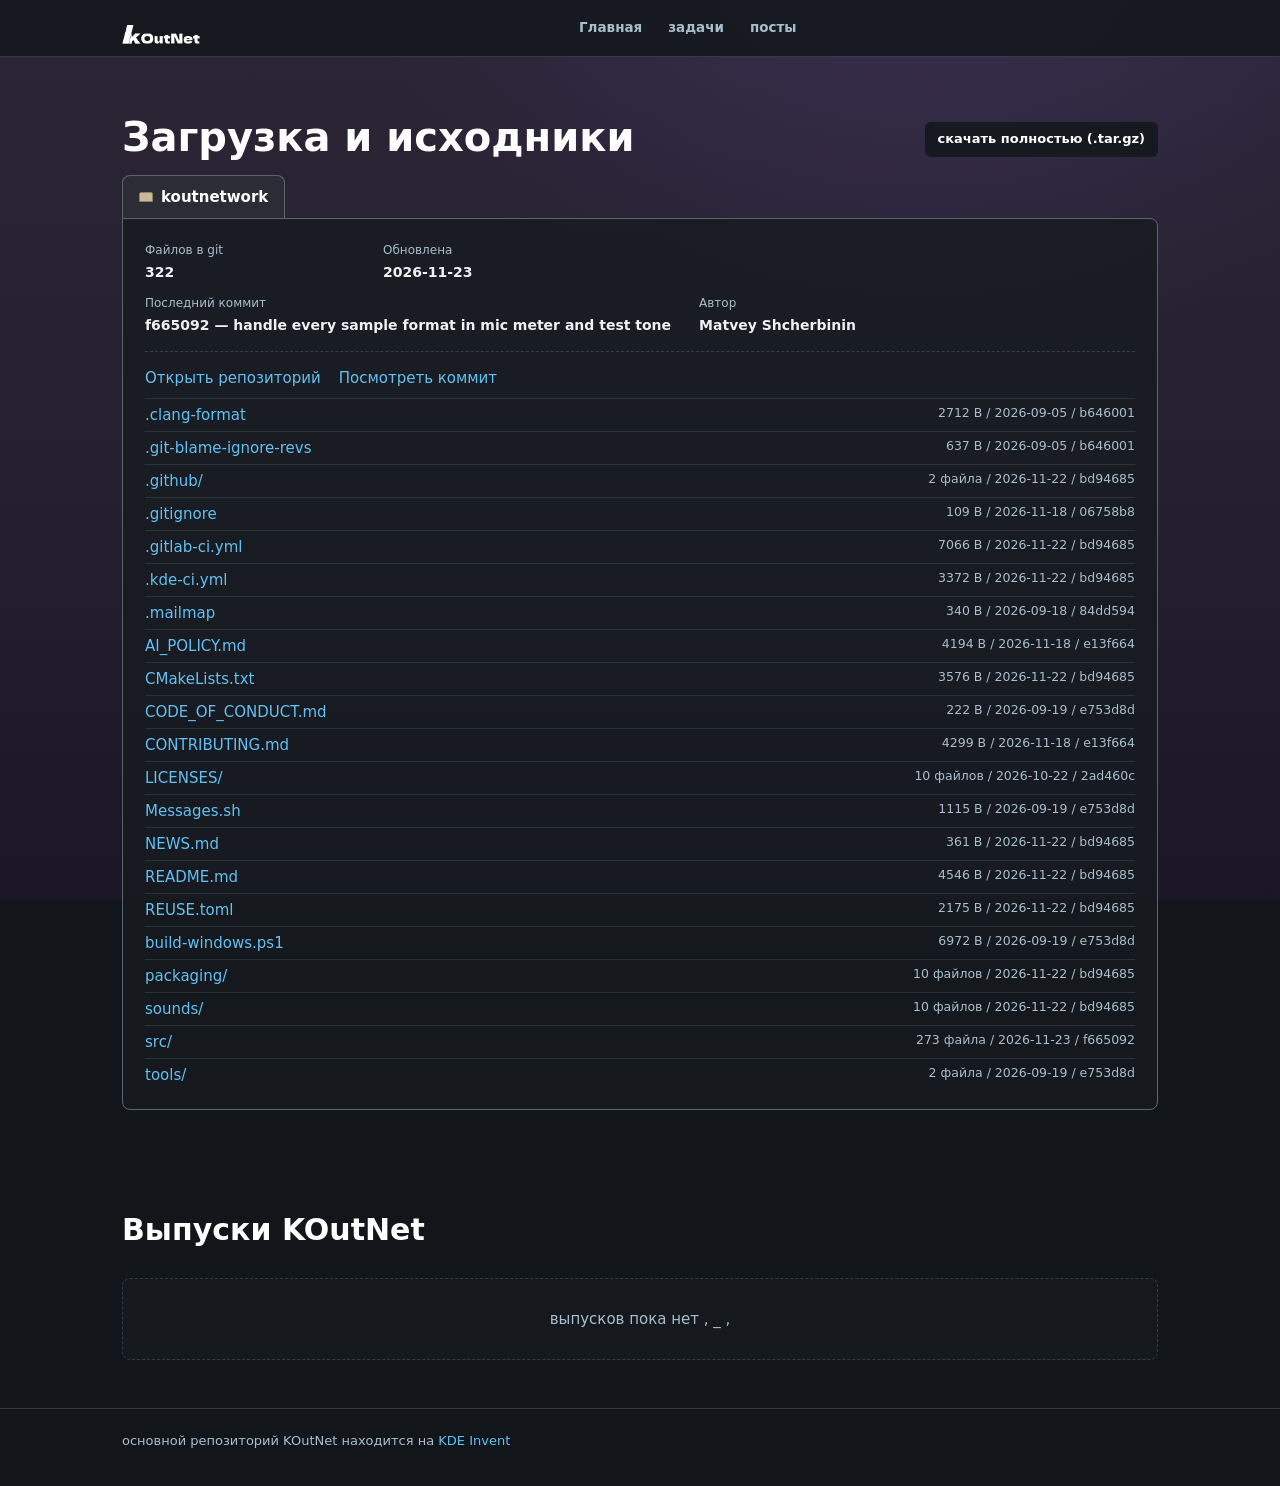
<file: general-web/main-web/koutnet/download.html>
<!--
SPDX-FileCopyrightText: 2026 Matvey Shcherbinin <bitzuka.koutnet@gmail.com>
SPDX-License-Identifier: GPL-3.0-or-later

-->
<!DOCTYPE html>
<html lang="ru">
<head>
<meta charset="UTF-8">
<meta name="viewport" content="width=device-width, initial-scale=1.0">
<title>Загрузка — KOutNet</title>
<style>
  :root { --blue:#3daee9; --blue-soft:#63c0f2; --text:#eff0f1; --muted:#a8becd; --line:rgba(120,140,160,.3); --panel:rgba(23,27,31,.78); --card:rgba(49,54,59,.55); }
  * { box-sizing:border-box; }
  body { margin:0; font-family:"Noto Sans","Cantarell","Segoe UI",system-ui,sans-serif; color:var(--text); font-size:15px; line-height:1.6; background-color:#12161a; min-height:100vh; }
  body::before { content:""; position:fixed; inset:0; z-index:-1; background:radial-gradient(900px 700px at 72% -8%,rgba(119,89,194,.2),transparent 62%),linear-gradient(180deg,#2b2536 0%,#25202f 55%,#1a1626 100%); }
  a { color:var(--blue-soft); text-decoration:none; }
  a:hover { color:#fff; text-decoration:underline; }
  .wrap { max-width:1080px; margin:0 auto; padding:0 22px; }
  header.nav { position:sticky; top:0; z-index:50; background:rgba(18,22,26,.82); border-bottom:1px solid var(--line); }
  .nav-in { display:flex; align-items:center; gap:18px; padding:9px 22px; max-width:1080px; margin:0 auto; }
  .brand img { height:32px; display:block; }
  nav.menu { display:flex; gap:4px; flex:1; justify-content:center; flex-wrap:wrap; }
  nav.menu a { color:var(--muted); font-weight:600; font-size:13.5px; padding:8px 11px; border-radius:6px; }
  nav.menu a:hover { color:var(--blue-soft); background:rgba(61,174,233,.12); text-decoration:none; }
  section.block { padding:48px 0; }
  h1 { font-size:clamp(28px,4vw,40px); margin:0 0 6px; color:#fff; }
  .title-row { display:flex; align-items:center; justify-content:space-between; width:100%; gap:18px; flex-wrap:wrap; }
  .dl-btn { display:inline-block; border:0; border-radius:6px; padding:7px 13px; background:rgba(18,22,26,.82); color:#fff; font-size:13px; font-weight:700; }
  .dl-btn:hover { background:rgba(18,22,26,.95); color:#fff; text-decoration:none; }
  h2.sec { font-size:clamp(22px,3vw,30px); margin:0 0 24px; color:#fff; }
  .lead { color:var(--muted); margin:0 0 26px; max-width:760px; }
  .folder { display:inline-block; border:1px solid #5c6470; border-bottom:0; border-radius:8px 8px 0 0; background:var(--card); color:#fff; padding:9px 16px; font-weight:700; }
  .folder::before { content:""; display:inline-block; width:12px; height:8px; margin-right:8px; background:#c9b997; border:1px solid #8a8069; border-radius:2px 2px 0 0; }
  .folder-panel { border:1px solid #5c6470; border-radius:0 8px 8px 8px; background:var(--panel); padding:22px; }
  .meta { display:flex; flex-wrap:wrap; gap:10px 28px; padding-bottom:14px; border-bottom:1px dashed var(--line); }
  .meta div { min-width:210px; }
  .meta span { display:block; color:var(--muted); font-size:12px; }
  .meta b { font-size:14px; }
  .folder-actions { margin:14px 0 8px; display:flex; gap:18px; flex-wrap:wrap; }
  .file-list { margin:0; padding:0; list-style:none; display:grid; gap:4px; }
  .file-list li { display:flex; justify-content:space-between; gap:16px; border-top:1px solid rgba(120,140,160,.2); padding-top:4px; }
  .file-list small { color:var(--muted); text-align:right; }
  .empty { border:1px dashed var(--line); border-radius:8px; padding:28px; text-align:center; color:var(--muted); background:var(--panel); }
  footer { border-top:1px solid var(--line); color:var(--muted); padding:22px 0 34px; font-size:13px; }
  @media (max-width:700px) { .nav-in { flex-wrap:wrap; } nav.menu { order:3; flex-basis:100%; } .folder-panel { padding:16px; } .file-list li { flex-direction:column; gap:0; } .file-list small { text-align:left; } }
</style>
</head>
<body>
<header class="nav">
  <div class="nav-in">
    <a class="brand" href="/"><img src="/assets/logo.png" alt="KOutNet"></a>
    <nav class="menu">
      <a href="/">Главная</a>
      <a href="https://tasks.koutnet.pw/">задачи</a>
      <a href="https://sp.koutnet.pw/">посты</a>
    </nav>
  </div>
</header>

<main class="wrap">
  <section class="block">
    <div class="title-row">
      <h1>Загрузка и исходники</h1>
      <a class="dl-btn" href="/koutnet.tar.gz" download>скачать полностью (.tar.gz)</a>
    </div>
    <div class="folder">koutnetwork</div>
    <section class="folder-panel">
      <div class="meta">
        <div><span>Файлов в git</span><b>322</b></div>
        <div><span>Обновлена</span><b>2026-11-23</b></div>
        <div><span>Последний коммит</span><b>f665092 — handle every sample format in mic meter and test tone</b></div>
        <div><span>Автор</span><b>Matvey Shcherbinin</b></div>
      </div>
      <div class="folder-actions">
        <a href="https://invent.kde.org/bitzuka/koutnet/-/tree/master">Открыть репозиторий</a>
        <a href="https://invent.kde.org/bitzuka/koutnet/-/commit/f66509209b567795ac42e3e7544de8fec20657ea">Посмотреть коммит</a>
      </div>
      <ul class="file-list">
        <li><a href="/code/.clang-format" title="Initial import of koutnet to KDE Invent">.clang-format</a><small>2712 B / 2026-09-05 / b646001</small></li>
        <li><a href="/code/.git-blame-ignore-revs" title="Initial import of koutnet to KDE Invent">.git-blame-ignore-revs</a><small>637 B / 2026-09-05 / b646001</small></li>
        <li><a href="/code/.github/" title="Prepare 0.2.0 alpha release">.github/</a><small>2 файла / 2026-11-22 / bd94685</small></li>
        <li><a href="/code/.gitignore" title="add the bundled wallpapers and the sound schemes">.gitignore</a><small>109 B / 2026-11-18 / 06758b8</small></li>
        <li><a href="/code/.gitlab-ci.yml" title="Prepare 0.2.0 alpha release">.gitlab-ci.yml</a><small>7066 B / 2026-11-22 / bd94685</small></li>
        <li><a href="/code/.kde-ci.yml" title="Prepare 0.2.0 alpha release">.kde-ci.yml</a><small>3372 B / 2026-11-22 / bd94685</small></li>
        <li><a href="/code/.mailmap" title="finish security review round: honest crypto handshake, KWallet-backed secret store, group key confirmation">.mailmap</a><small>340 B / 2026-09-18 / 84dd594</small></li>
        <li><a href="/code/AI_POLICY.md" title="update ai policy and contributing docs">AI_POLICY.md</a><small>4194 B / 2026-11-18 / e13f664</small></li>
        <li><a href="/code/CMakeLists.txt" title="Prepare 0.2.0 alpha release">CMakeLists.txt</a><small>3576 B / 2026-11-22 / bd94685</small></li>
        <li><a href="/code/CODE_OF_CONDUCT.md" title="update SPDX: i writed my real name">CODE_OF_CONDUCT.md</a><small>222 B / 2026-09-19 / e753d8d</small></li>
        <li><a href="/code/CONTRIBUTING.md" title="update ai policy and contributing docs">CONTRIBUTING.md</a><small>4299 B / 2026-11-18 / e13f664</small></li>
        <li><a href="/code/LICENSES/" title="import their timeline and room drawer">LICENSES/</a><small>10 файлов / 2026-10-22 / 2ad460c</small></li>
        <li><a href="/code/Messages.sh" title="update SPDX: i writed my real name">Messages.sh</a><small>1115 B / 2026-09-19 / e753d8d</small></li>
        <li><a href="/code/NEWS.md" title="Prepare 0.2.0 alpha release">NEWS.md</a><small>361 B / 2026-11-22 / bd94685</small></li>
        <li><a href="/code/README.md" title="Prepare 0.2.0 alpha release">README.md</a><small>4546 B / 2026-11-22 / bd94685</small></li>
        <li><a href="/code/REUSE.toml" title="Prepare 0.2.0 alpha release">REUSE.toml</a><small>2175 B / 2026-11-22 / bd94685</small></li>
        <li><a href="/code/build-windows.ps1" title="update SPDX: i writed my real name">build-windows.ps1</a><small>6972 B / 2026-09-19 / e753d8d</small></li>
        <li><a href="/code/packaging/" title="Prepare 0.2.0 alpha release">packaging/</a><small>10 файлов / 2026-11-22 / bd94685</small></li>
        <li><a href="/code/sounds/" title="Prepare 0.2.0 alpha release">sounds/</a><small>10 файлов / 2026-11-22 / bd94685</small></li>
        <li><a href="/code/src/" title="handle every sample format in mic meter and test tone">src/</a><small>273 файла / 2026-11-23 / f665092</small></li>
        <li><a href="/code/tools/" title="update SPDX: i writed my real name">tools/</a><small>2 файла / 2026-09-19 / e753d8d</small></li>
      </ul>
    </section>
  </section>

  <section class="block">
    <h2 class="sec">Выпуски KOutNet</h2>
    <div class="empty">выпусков пока нет , _ ,</div>
  </section>
</main>

<footer>
  <div class="wrap">основной репозиторий KOutNet находится на <a href="https://invent.kde.org/bitzuka/koutnet">KDE Invent</a></div>
</footer>
</body>
</html>
</file>
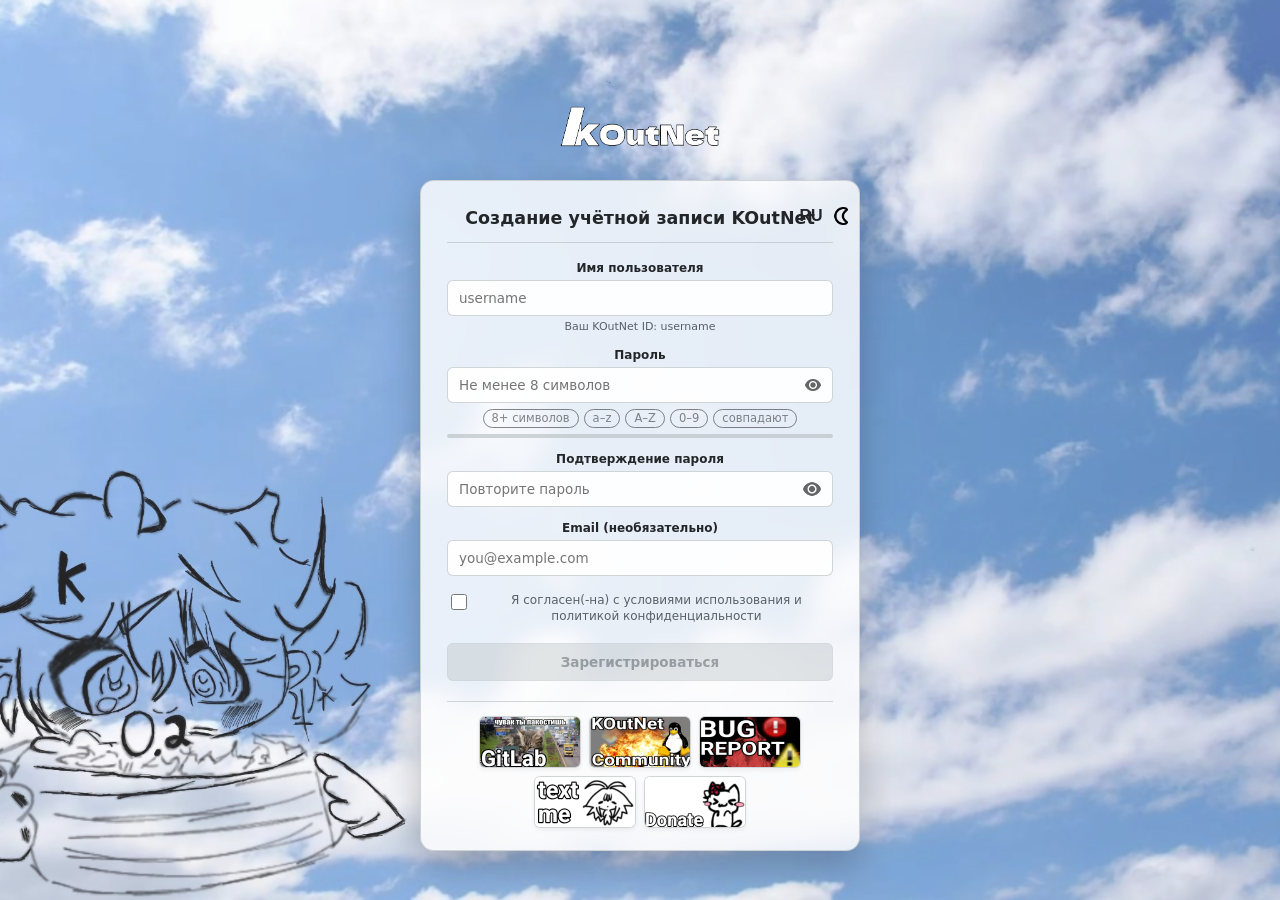
<file: general-web/main-web/koutnet/koutnet-registration.html>
<!--
SPDX-FileCopyrightText: 2026 Matvey Shcherbinin <bitzuka.koutnet@gmail.com>
SPDX-License-Identifier: GPL-3.0-or-later

-->
<!DOCTYPE html>
<html lang="ru">
<head>
<meta charset="UTF-8">
<meta name="viewport" content="width=device-width, initial-scale=1.0">
<title data-i18n="pageTitle">Регистрация KOutNet</title>
<style>
  :root {
    --breeze-blue: #3daee9;
    --breeze-blue-dark: #2980b9;
    --breeze-bg: #eff0f1;
    --breeze-border: rgba(189, 195, 199, 0.7);
    --breeze-field: rgba(255, 255, 255, 0.92);
    --breeze-text: #232629;
    --breeze-muted: #576166;
    --breeze-green: #27ae60;
    --breeze-red: #da4453;
    --breeze-card-bg: rgba(255, 255, 255, 0.82);
    --bg-image: url("../../../assets/light-back.jpg");
    --bg-opacity: 0.85;
  }

  body.dark-theme {
    --breeze-bg: #1b1e20;
    --breeze-border: rgba(77, 77, 77, 0.7);
    --breeze-field: rgba(49, 54, 59, 0.9);
    --breeze-text: #eff0f1;
    --breeze-muted: #a0a5a8;
    --breeze-card-bg: rgba(30, 34, 38, 0.85);
    --bg-image: url("../../../assets/back.jpg");
    --bg-opacity: 0.6;
  }

  * { box-sizing: border-box; }
  html, body { height: 100%; margin: 0; }
  body {
    font-family: "Noto Sans", "Cantarell", "Segoe UI", system-ui, -apple-system, sans-serif;
    background-color: var(--breeze-bg);
    color: var(--breeze-text);
    display: flex;
    align-items: center;
    justify-content: center;
    min-height: 100vh;
    padding: 24px 16px;
    position: relative;
    overflow-x: hidden;
    transition: background-color 0.4s ease, color 0.4s ease;
  }

  body::before {
    content: "";
    position: fixed;
    inset: 0;
    background-image: var(--bg-image);
    background-size: cover;
    background-position: center;
    opacity: var(--bg-opacity);
    z-index: 0;
    pointer-events: none;
    transition: opacity 0.5s ease, background-image 0.5s ease-in-out;
  }

  .page-wrap {
    width: 440px;
    max-width: 100%;
    margin: 0 auto;
    position: relative;
    z-index: 1;
  }

  .card {
    background: var(--breeze-card-bg);
    border: 1px solid var(--breeze-border);
    border-radius: 14px;
    padding: 26px 26px 22px;
    box-shadow: 0 16px 36px rgba(0, 0, 0, 0.22);
    backdrop-filter: blur(10px);
    -webkit-backdrop-filter: blur(10px);
    transition: background 0.4s ease, border-color 0.4s ease;
    margin-top: 30px;
       position: relative;
  }

  .global-brand {
    display: flex;
    flex-direction: column;
    align-items: center;
    text-align: center;
    gap: 4px;
    margin-bottom: 18px;
  }

  .global-brand img {
    height: 65px;
    width: auto;
    max-width: 100%;
    object-fit: contain;
    display: block;
    transition: transform 0.3s ease, filter 0.3s ease;
    cursor: pointer;
  }
  .global-brand img:hover {
    transform: scale(1.05) translateY(-2px);
    filter: drop-shadow(0 4px 12px rgba(61, 174, 233, 0.4));
  }

  .global-brand-slogan {
    font-size: 12px;
    font-weight: 500;
    color: var(--breeze-muted);
  }

  .top-row {
    display: flex;
    align-items: center;
    justify-content: space-between;
    gap: 10px;
    margin-bottom: 18px;
    padding-bottom: 12px;
    border-bottom: 1px solid var(--breeze-border);
  }

  .page-title {
    font-size: 17.5px;
    font-weight: 700;
    margin: 0;
    color: var(--breeze-text);
    line-height: 1.3;
    flex: 1;
  }

  .controls-group {
    display: flex;
    padding: 5px;
    gap: 6px;
    flex-shrink: 0;
     position: absolute;
    top: 15px;
    right: 15px;
  }

  .icon-btn {
    width: 36px;
    height: 32px;
    border:0px;
    background: none;
    color: var(--breeze-text);
    cursor: pointer;
    font-size: 15px;
    display: flex;
    align-items: left;
    position: absolute; 
    justify-content: center;
    right: 15px;
    padding: 6px;
    transition: all 0.2s ease;
    background-color: none  ;
    font-family: 'Franklin Gothic Medium', 'Arial Narrow', Arial, sans-serif;
  }

    .icon-btn-style {
    width: 36px;
    height: 32px;
    border:0px;
    background: none;
    color: var(--breeze-text);
    cursor: pointer;
    font-size: 15px;
    display: flex;
    align-items: left;
    position: absolute; 
    right: -15px; 
    justify-content: center;
    padding: 6px;
    transition: all 0.2s ease;
    background-color: none  ;
    font-family: 'Franklin Gothic Medium', 'Arial Narrow', Arial, sans-serif;
  }

  .icon-btn:hover {
    border-color: var(--breeze-blue);
    transform: translateY(-1px);
  }
  .icon-btn.active {
    border-color: var(--breeze-blue);
    background: rgba(61, 174, 233, 0.15);
    box-shadow: 0 0 0 2px rgba(61, 174, 233, 0.3);
  }

  .field { margin-bottom: 14px; }
  .field label {
    display: block;
    font-size: 12px;
    font-weight: 600;
    color: var(--breeze-text);
    margin-bottom: 5px;
  }
  .field input {
    width: 100%;
    padding: 9px 11px;
    font-size: 13.5px;
    font-family: inherit;
    background: var(--breeze-field);
    border: 1px solid var(--breeze-border);
    border-radius: 6px;
    color: var(--breeze-text);
    outline: none;
    transition: all 0.2s ease;
  }
  .field input:focus {
    border-color: var(--breeze-blue);
    box-shadow: 0 0 0 3px rgba(61, 174, 233, 0.25);
  }
  .field .hint {
    font-size: 11px;
    color: var(--breeze-muted);
    margin-top: 4px;
    min-height: 14px;
  }
  .field .error {
    font-size: 11px;
    color: var(--breeze-red);
    margin-top: 4px;
    display: none;
    font-weight: 500;
  }
  .field.invalid input { border-color: var(--breeze-red); }
  .field.invalid .error { display: block; }

  .strength {
    height: 4px;
    background: var(--breeze-border);
    border-radius: 2px;
    margin-top: 6px;
    overflow: hidden;
  }
  .strength-bar {
    height: 100%;
    width: 0%;
    background: var(--breeze-red);
    transition: width 0.25s ease, background 0.25s ease;
  }

  .checkbox-row {
    display: flex;
    align-items: flex-start;
    gap: 10px;
    margin: 16px 0 18px;
    font-size: 12px;
    color: var(--breeze-muted);
    line-height: 1.4;
  }
  .checkbox-row input {
    margin-top: 2px;
    accent-color: var(--breeze-blue);
    width: 16px; height: 16px;
    flex-shrink: 0;
    cursor: pointer;
  }
  .checkbox-row label { cursor: pointer; }

  .actions { display: flex; justify-content: flex-end; }
  button.btn {
    font-family: inherit;
    font-size: 13.5px;
    font-weight: 600;
    padding: 10px 20px;
    border-radius: 6px;
    cursor: pointer;
    border: 1px solid transparent;
    transition: all 0.2s ease;
  }
  .btn-primary {
    background: var(--breeze-blue);
    color: #fff;
    border-color: var(--breeze-blue-dark);
    box-shadow: 0 4px 12px rgba(61, 174, 233, 0.3);
    width: 100%;
  }
  .btn-primary:hover {
    background: var(--breeze-blue-dark);
    transform: translateY(-1px);
  }
  .btn-primary:disabled {
    background: var(--breeze-border);
    border-color: var(--breeze-border);
    color: var(--breeze-muted);
    cursor: not-allowed;
    box-shadow: none;
    transform: none;
  }

  .status {
    margin-top: 14px;
    font-size: 12.5px;
    padding: 10px 12px;
    border-radius: 6px;
    display: none;
  }
  .status.loading {
    display: block;
    background: rgba(61, 174, 233, 0.15);
    color: #2980b9;
    border: 1px solid rgba(61, 174, 233, 0.4);
  }
  body.dark-theme .status.loading { color: #63c0f2; }
  .status.blocked {
    display: block;
    background: rgba(218, 68, 83, 0.15);
    color: var(--breeze-red);
    border: 1px solid rgba(218, 68, 83, 0.4);
  }

  .success-view { display: none; text-align: center; padding: 10px 0; }
  .success-view .check {
    width: 52px; height: 52px;
    border-radius: 50%;
    background: var(--breeze-green);
    color: #fff;
    display: flex; align-items: center; justify-content: center;
    font-size: 26px;
    margin: 0 auto 14px;
    box-shadow: 0 4px 12px rgba(39, 174, 96, 0.4);
  }
  .success-view h2 { font-size: 18px; margin: 0 0 8px; color: var(--breeze-text); }
  .success-view p { font-size: 13px; color: var(--breeze-muted); margin: 0 0 6px; }
  .success-view .mxid {
    font-family: "Hack", "DejaVu Sans Mono", Consolas, monospace;
    background: var(--breeze-field);
    border: 1px solid var(--breeze-border);
    padding: 8px 14px;
    border-radius: 6px;
    display: inline-block;
    margin-top: 10px;
    font-size: 13.5px;
    font-weight: 600;
    color: var(--breeze-blue-dark);
  }
  body.dark-theme .success-view .mxid { color: #63c0f2; }

  .links-footer {
    margin-top: 20px;
    padding-top: 14px;
    border-top: 1px solid var(--breeze-border);
    display: flex;
    flex-wrap: wrap;
    gap: 8px;
    justify-content: center;
    align-items: center;
  }
  .link-badge {
    display: inline-flex;
    align-items: center;
    text-decoration: none;
    border-radius: 6px;
    overflow: hidden;
    border: 1px solid var(--breeze-border);
    transition: all 0.2s ease;
    background: var(--breeze-field);
    box-shadow: 0 2px 4px rgba(0,0,0,0.06);
  }
  .link-badge:hover {
    transform: translateY(-2px);
    border-color: var(--breeze-blue);
    box-shadow: 0 4px 10px rgba(0,0,0,0.15);
  }
  .link-badge img {
    height: 50px;
    width: auto;
    display: block;
  }

  .password-field {
    position: relative;
    width: 100%;
  }
  .password-field input {
    padding-right: 36px !important;
  }
  .btn-primary:disabled {
    background: var(--breeze-border) !important;
    border-color: var(--breeze-border) !important;
    color: var(--breeze-muted) !important;
    cursor: not-allowed !important;
    box-shadow: none !important;
    transform: none !important;
    opacity: 0.6;
  }
  .eye-btn {
    position: absolute;
    right: 8px;
    top: 50%;
    transform: translateY(-50%);
    background: none;
    border: none;
    cursor: pointer;
    font-size: 15px;
    padding: 4px;
    display: flex;
    align-items: center;
    justify-content: center;
    opacity: 0.6;
    transition: opacity 0.2s ease;
    user-select: none;
  }
  .eye-btn:hover {
    opacity: 1;
  }
</style>
</head>
<body>
  <div class="page-wrap">
    <div class="global-brand">
        <img src="../../../assets/logo.png" alt="KOutNet" id="logoImg" style="margin-top:50px;">

    <div class="card">
      <div class="top-row">
        <h1 class="page-title" data-i18n="title">Создание учётной записи KOutNet</h1>
        <div class="controls-group">
          <button class="icon-btn-style" id="themeToggle" title="Тёмная / Светлая тема">
            <img src="../../../assets/moon.png" alt="Тёмная" style="width:18px;height:18px;">
          </button>
          <button class="icon-btn" id="langToggle" title="Сменить язык"><b style="font-size: 16px;">RU</b></button>
        </div>
      </div>

      <div id="formView">
        <form id="regForm" novalidate>
          <div class="field" id="f-username">
            <label for="username" data-i18n="usernameLabel">Имя пользователя</label>
            <input id="username" autocomplete="off" placeholder="username">
            <div class="hint" data-i18n="usernameHint">Ваш KOutNet ID: username</div>
            <div class="error" data-i18n="usernameError">3-20 символов: латиница, цифры и _.</div>
          </div>

          <div class="field" id="f-password">
            <label for="password" data-i18n="passwordLabel">Пароль</label>
            <div class="password-field">
              <input id="password" type="password" autocomplete="new-password" data-i18n-placeholder="passwordPh" placeholder="Не менее 8 символов">
                <button type="button" class="eye-btn" aria-label="Показать пароль">
                <img src="../../../assets/glazz.png" alt="Показать" style="width:16px;height:16px;">
             </button>               
            </div>
            <div class="strength"><div class="strength-bar" id="strengthBar"></div></div>
              <div class="error" data-i18n="passwordError">Пароль слишком короткий (минимум 8 символов)</div>
          </div>

          <div class="field" id="f-confirm">
            <label for="confirm" data-i18n="confirmLabel">Подтверждение пароля</label>
            <div class="password-field">
              <input id="confirm" type="password" autocomplete="new-password" data-i18n-placeholder="confirmPh" placeholder="Повторите пароль">
              <button type="button" class="eye-btn" aria-label="Показать пароль"><img src="../../../assets/glazz.png" alt="Показать пароль" style="width:18px;height:18px;"></button>
            </div>
          <div class="error" data-i18n="confirmError">Пароли не совпадают</div>
          </div>

          <div class="field">
            <label for="email" data-i18n="emailLabel">Email (необязательно)</label>
            <input id="email" type="email" placeholder="you@example.com">
          </div>

          <div class="checkbox-row">
            <input type="checkbox" id="terms">
            <label for="terms" data-i18n="termsLabel">Я согласен(-на) с условиями использования и политикой конфиденциальности</label>
          </div>

          <div class="actions">
            <button type="submit" class="btn btn-primary" id="submitBtn" data-i18n="submitBtn">Зарегистрироваться</button>
          </div>

          <div class="status" id="status"></div>
        </form>
      </div>

      <div class="success-view" id="successView">
        <div class="check">&#10003;</div>
        <h2 data-i18n="successTitle">Учётная запись создана</h2>
        <p data-i18n="successText">Ваш аккаунт KOutNet готов к использованию:</p>
        <div class="mxid" id="mxidOut">username</div>
        <div class="actions" style="justify-content:center;margin-top:18px;">
          <button class="btn btn-primary" style="width:auto;" data-i18n="doneBtn" onclick="location.href='https://tasks.koutnet.pw/login'">Готово</button>
        </div>
      </div>

      <div class="links-footer">
        <a class="link-badge" href="https://invent.kde.org/bitzuka/koutnetwork" target="_blank" rel="noopener" title="GitLab">
          <img src="../../../assets/icon-invent.png" alt="GitLab">
        </a>
        <a class="link-badge" href="https://t.me/KOutNet" target="_blank" rel="noopener" title="KOutNet Community">
          <img src="../../../assets/icon-tg-channel.png" alt="KOutNet Community">
        </a>
        <a class="link-badge" href="https://invent.kde.org/bitzuka/koutnetwork/-/issues" target="_blank" rel="noopener" title="Bug Report">
          <img src="../../../assets/icon-issues.png" alt="Bug Report">
        </a>
        <a class="link-badge" href="https://t.me/bitzuka" target="_blank" rel="noopener" title="Text me">
          <img src="../../../assets/icon-tg-personal.png" alt="Text me">
        </a>
        <a class="link-badge" href="https://donatepay.ru/don/1536509" target="_blank" rel="noopener" title="Donate">
          <img src="../../../assets/icon-donate.png" alt="Donate">
        </a>
      </div>
    </div>
  </div>

<script>
(function(){
  const SERVER = 'koutnet.pw';

  const translations = {
    ru: {
      pageTitle: "Регистрация KOutNet",
      title: "Создание учётной записи KOutNet",
      usernameLabel: "Имя пользователя",
      usernameHint: "Ваш KOutNet ID: username",
      usernameError: '3-20 символов: латиница, цифры и _.',
      passwordLabel: "Пароль",
      passwordPh: "Не менее 8 символов",
      passwordError: "Пароль слишком короткий (минимум 8 символов)",
      confirmLabel: "Подтверждение пароля",
      confirmPh: "Повторите пароль",
      confirmError: "Пароли не совпадают",
      emailLabel: "Email (необязательно)",
      termsLabel: "Я согласен(-на) с условиями использования и политикой конфиденциальности",
      submitBtn: "Зарегистрироваться",
      submitting: "Регистрация учётной записи…",
      termsRequired: "Необходимо принять условия использования.",
      successTitle: "Учётная запись создана",
      successText: "Ваш аккаунт KOutNet готов к использованию:",
      doneBtn: "Готово",
      slogan: "где ты хочешь быть завтра?"
    },
    en: {
      pageTitle: "KOutNet Registration",
      title: "Create a KOutNet account",
      usernameLabel: "Username",
      usernameHint: "Your KOutNet ID: username",
      usernameError: '3-20 characters: Latin letters, digits and _.',
      passwordLabel: "Password",
      passwordPh: "At least 8 characters",
      passwordError: "Password is too short (minimum 8 characters)",
      confirmLabel: "Confirm password",
      confirmPh: "Repeat your password",
      confirmError: "Passwords do not match",
      emailLabel: "Email (optional)",
      termsLabel: "I agree to the terms of service and privacy policy",
      submitBtn: "Register",
      submitting: "Creating your account…",
      termsRequired: "You must accept the terms of service.",
      successTitle: "Account created",
      successText: "Your KOutNet account is ready to use:",
      doneBtn: "Done",
      slogan: "where do you want to be tomorrow?"
    }
  };

 let currentLang = 'ru';

function applyLang(lang) {
  currentLang = lang;
  const dict = translations[lang];
  document.documentElement.lang = lang;
  
  document.querySelectorAll('[data-i18n]').forEach(el => {
    const key = el.getAttribute('data-i18n');
    if (dict[key] !== undefined) el.textContent = dict[key];
  });
  
  document.querySelectorAll('[data-i18n-placeholder]').forEach(el => {
    const key = el.getAttribute('data-i18n-placeholder');
    if (dict[key] !== undefined) el.placeholder = dict[key];
  });

  const statusEl = document.getElementById('status');
  if (statusEl.classList.contains('blocked')) {
    statusEl.textContent = dict.termsRequired;
  } 
   else if (statusEl.classList.contains('loading')) {
    statusEl.textContent = dict.submitting;
  }

  const langBtn = document.getElementById('langToggle');
  
  langBtn.textContent = lang === 'ru' ? 'RU' : 'EN';
  
}

document.getElementById('langToggle').addEventListener('click', () => {
  const nextLang = currentLang === 'ru' ? 'en' : 'ru';
  applyLang(nextLang);
});
  // Тёмная / Светлая тема
  const themeToggleBtn = document.getElementById('themeToggle');
 function initTheme() {
  const savedTheme = localStorage.getItem('theme');
    if (savedTheme === 'dark' || (!savedTheme && window.matchMedia('(prefers-color-scheme: dark)').matches)) {
      document.body.classList.add('dark-theme');
        themeToggleBtn.innerHTML = '<img src="../../../assets/sun.png" alt="Светлая" style="width:18px;height:18px;">';
        } else {
     document.body.classList.remove('dark-theme');
     themeToggleBtn.innerHTML = '<img src="../../../assets/moon.png" alt="Тёмная" style="width:18px;height:18px;">';
    }
}

  themeToggleBtn.addEventListener('click', () => {
    const isDark = document.body.classList.toggle('dark-theme');
    themeToggleBtn.innerHTML = isDark ? '<img src="../../../assets/sun.png" alt="Светлая тема" style="width:18px;height:18px;">' : '<img src="../../../assets/moon.png" alt="Тёмная тема" style="width:18px;height:18px;">';
    localStorage.setItem('theme', isDark ? 'dark' : 'light');
  });

  initTheme();

  const userField = document.getElementById('username');
  const passField = document.getElementById('password');
  const confField = document.getElementById('confirm');
  const strengthBar = document.getElementById('strengthBar');
  const termsBox = document.getElementById('terms');
  const statusEl = document.getElementById('status');
  const submitBtn = document.getElementById('submitBtn');

document.querySelectorAll('.eye-btn').forEach(button => {
  button.addEventListener('click', () => {
    const input = button.previousElementSibling;
    const isPassword = input.type === 'password';
    input.type = isPassword ? 'text' : 'password';
    
    button.innerHTML = isPassword 
      ? '<img src="../../../assets/glaz.png" alt="Скрыть" style="width:18px;height:18px;">' 
      : '<img src="../../../assets/glazz.png" alt="Показать" style="width:18px;height:18px;">';
      
    input.focus();
  });
});

  let currentScore = 0;
  const MIN_REQUIRED_SCORE = 0;

  function updateSubmitButtonState() {
    const isPasswordStrongEnough = currentScore >= MIN_REQUIRED_SCORE;
    submitBtn.disabled = !isPasswordStrongEnough;
  }

  passField.addEventListener('input', () => {
    const v = passField.value;
    currentScore = 0;
    if (v.length >= 8) currentScore += 1;
    if (v.length >= 12) currentScore += 1;
    if (/[A-Z]/.test(v) && /[a-z]/.test(v) && v.length >= 8) currentScore += 1;
    if (/[!-@#$%^&*()-+]/.test(v) && v.length >= 8) currentScore += 1;
    if (/[0-9]/.test(v) && v.length >= 8) currentScore += 1;
    const pct = Math.min(100, currentScore * 20);
    strengthBar.style.width = pct + '%';
    const colors = ['#da4453','orange','yellow','#27ae60','darkgreen'];
    strengthBar.style.background = colors[currentScore];
    updateSubmitButtonState();
  });

  // Первоначальная проверка при загрузке
  updateSubmitButtonState();

  function setInvalid(id, invalid) {
    document.getElementById(id).classList.toggle('invalid', invalid);
  }

  document.getElementById('regForm').addEventListener('submit', function(e) {
    e.preventDefault();
    let valid = true;
    const dict = translations[currentLang];

    const usernameOk = /^[A-Za-z0-9_]{3,20}$/.test(userField.value.trim());
    setInvalid('f-username', !usernameOk);
    if (!usernameOk) valid = false;

    const passOk = passField.value.length >= 8;
    setInvalid('f-password', !passOk);
    if (!passOk) valid = false;

    const confirmOk = confField.value === passField.value && passField.value.length > 0;
    setInvalid('f-confirm', !confirmOk);
    if (!confirmOk) valid = false;

    if (!termsBox.checked) {
      statusEl.className = 'status blocked';
      statusEl.textContent = dict.termsRequired;
      valid = false;
    }

    if (!valid) return;

    submitBtn.disabled = true;
    statusEl.className = 'status loading';
    statusEl.textContent = dict.submitting;

    setTimeout(() => {
      document.getElementById('formView').style.display = 'none';
      document.getElementById('successView').style.display = 'block';
      document.getElementById('mxidOut').textContent = userField.value.trim();
    }, 900);
  });
})();
</script>
<script src="koutnet-register.js"></script>
<script src="koutnet-password-rules.js"></script>
</body>
</html>

<!-- /|、
   (˚ˎ 。7
    |、˜\ 。
   じしˍ,)ノ котяра -->
</file>
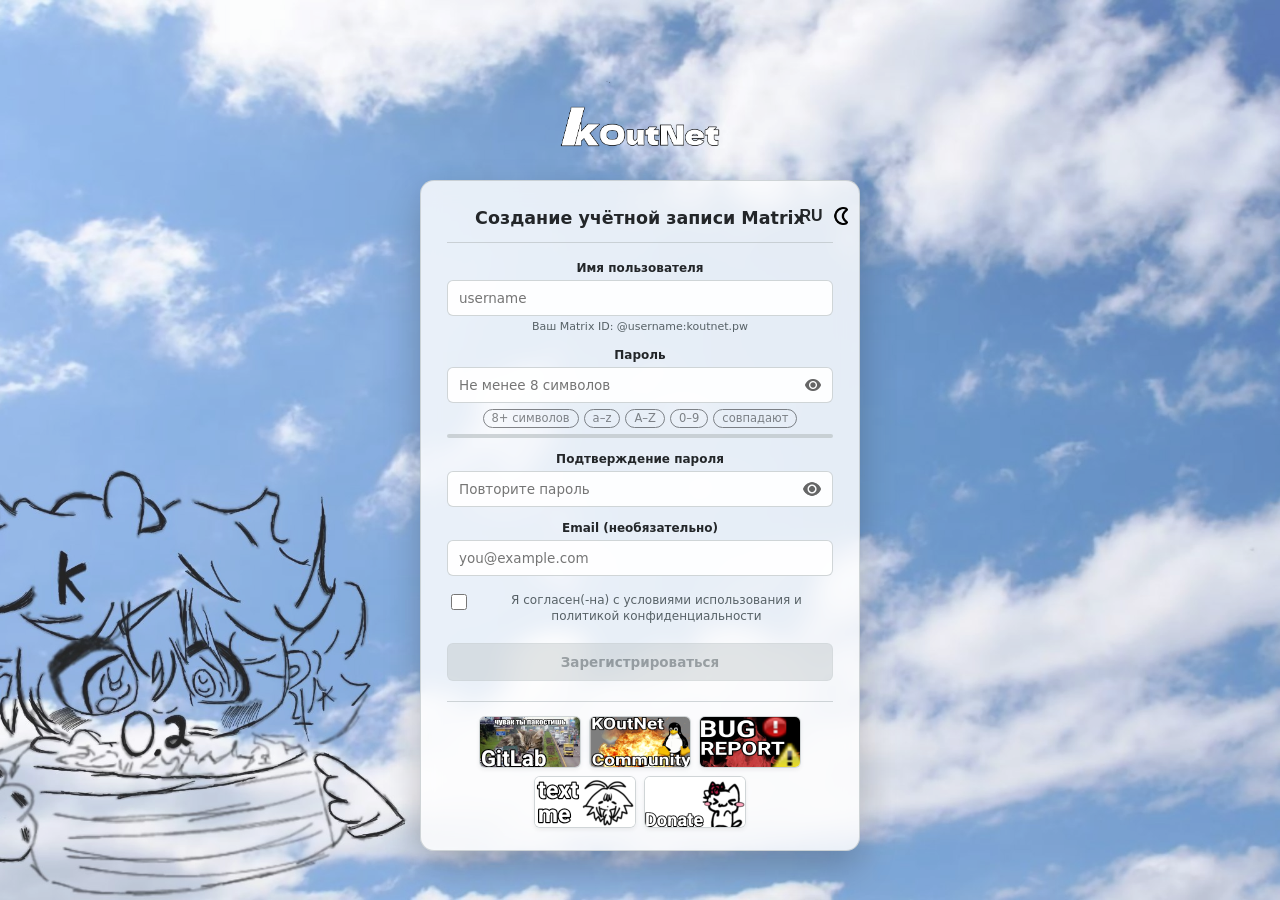
<file: general-web/main-web/koutnet/registration.html>
<!--
SPDX-FileCopyrightText: 2026 Matvey Shcherbinin <bitzuka.koutnet@gmail.com>
SPDX-License-Identifier: GPL-3.0-or-later

-->
<!DOCTYPE html>
<html lang="ru">
<head>
<meta charset="UTF-8">
<meta name="viewport" content="width=device-width, initial-scale=1.0">
<title data-i18n="pageTitle">Регистрация Matrix</title>
<style>
  :root {
    --breeze-blue: #3daee9;
    --breeze-blue-dark: #2980b9;
    --breeze-bg: #eff0f1;
    --breeze-border: rgba(189, 195, 199, 0.7);
    --breeze-field: rgba(255, 255, 255, 0.92);
    --breeze-text: #232629;
    --breeze-muted: #576166;
    --breeze-green: #27ae60;
    --breeze-red: #da4453;
    --breeze-card-bg: rgba(255, 255, 255, 0.82);
    --bg-image: url("../../../assets/light-back.jpg");
    --bg-opacity: 0.85;
  }

  body.dark-theme {
    --breeze-bg: #1b1e20;
    --breeze-border: rgba(77, 77, 77, 0.7);
    --breeze-field: rgba(49, 54, 59, 0.9);
    --breeze-text: #eff0f1;
    --breeze-muted: #a0a5a8;
    --breeze-card-bg: rgba(30, 34, 38, 0.85);
    --bg-image: url("../../../assets/back.jpg");
    --bg-opacity: 0.6;
  }

  * { box-sizing: border-box; }
  html, body { height: 100%; margin: 0; }
  body {
    font-family: "Noto Sans", "Cantarell", "Segoe UI", system-ui, -apple-system, sans-serif;
    background-color: var(--breeze-bg);
    color: var(--breeze-text);
    display: flex;
    align-items: center;
    justify-content: center;
    min-height: 100vh;
    padding: 24px 16px;
    position: relative;
    overflow-x: hidden;
    transition: background-color 0.4s ease, color 0.4s ease;
  }

  body::before {
    content: "";
    position: fixed;
    inset: 0;
    background-image: var(--bg-image);
    background-size: cover;
    background-position: center;
    opacity: var(--bg-opacity);
    z-index: 0;
    pointer-events: none;
    transition: opacity 0.5s ease, background-image 0.5s ease-in-out;
  }

  .page-wrap {
    width: 440px;
    max-width: 100%;
    margin: 0 auto;
    position: relative;
    z-index: 1;
  }

  .card {
    background: var(--breeze-card-bg);
    border: 1px solid var(--breeze-border);
    border-radius: 14px;
    padding: 26px 26px 22px;
    box-shadow: 0 16px 36px rgba(0, 0, 0, 0.22);
    backdrop-filter: blur(10px);
    -webkit-backdrop-filter: blur(10px);
    transition: background 0.4s ease, border-color 0.4s ease;
    margin-top: 30px;
       position: relative;
  }

  .global-brand {
    display: flex;
    flex-direction: column;
    align-items: center;
    text-align: center;
    gap: 4px;
    margin-bottom: 18px;
  }

  .global-brand img {
    height: 65px;
    width: auto;
    max-width: 100%;
    object-fit: contain;
    display: block;
    transition: transform 0.3s ease, filter 0.3s ease;
    cursor: pointer;
  }
  .global-brand img:hover {
    transform: scale(1.05) translateY(-2px);
    filter: drop-shadow(0 4px 12px rgba(61, 174, 233, 0.4));
  }

  .global-brand-slogan {
    font-size: 12px;
    font-weight: 500;
    color: var(--breeze-muted);
  }

  .top-row {
    display: flex;
    align-items: center;
    justify-content: space-between;
    gap: 10px;
    margin-bottom: 18px;
    padding-bottom: 12px;
    border-bottom: 1px solid var(--breeze-border);
  }

  .page-title {
    font-size: 17.5px;
    font-weight: 700;
    margin: 0;
    color: var(--breeze-text);
    line-height: 1.3;
    flex: 1;
  }

  .controls-group {
    display: flex;
    padding: 5px;
    gap: 6px;
    flex-shrink: 0;
     position: absolute;
    top: 15px;
    right: 15px;
  }

  .icon-btn {
    width: 36px;
    height: 32px;
    border:0px;
    background: none;
    color: var(--breeze-text);
    cursor: pointer;
    font-size: 15px;
    display: flex;
    align-items: left;
    position: absolute; 
    justify-content: center;
    right: 15px;
    padding: 6px;
    transition: all 0.2s ease;
    background-color: none  ;
    font-family: 'Franklin Gothic Medium', 'Arial Narrow', Arial, sans-serif;
  }

    .icon-btn-style {
    width: 36px;
    height: 32px;
    border:0px;
    background: none;
    color: var(--breeze-text);
    cursor: pointer;
    font-size: 15px;
    display: flex;
    align-items: left;
    position: absolute; 
    right: -15px; 
    justify-content: center;
    padding: 6px;
    transition: all 0.2s ease;
    background-color: none  ;
    font-family: 'Franklin Gothic Medium', 'Arial Narrow', Arial, sans-serif;
  }

  .icon-btn:hover {
    border-color: var(--breeze-blue);
    transform: translateY(-1px);
  }
  .icon-btn.active {
    border-color: var(--breeze-blue);
    background: rgba(61, 174, 233, 0.15);
    box-shadow: 0 0 0 2px rgba(61, 174, 233, 0.3);
  }

  .field { margin-bottom: 14px; }
  .field label {
    display: block;
    font-size: 12px;
    font-weight: 600;
    color: var(--breeze-text);
    margin-bottom: 5px;
  }
  .field input {
    width: 100%;
    padding: 9px 11px;
    font-size: 13.5px;
    font-family: inherit;
    background: var(--breeze-field);
    border: 1px solid var(--breeze-border);
    border-radius: 6px;
    color: var(--breeze-text);
    outline: none;
    transition: all 0.2s ease;
  }
  .field input:focus {
    border-color: var(--breeze-blue);
    box-shadow: 0 0 0 3px rgba(61, 174, 233, 0.25);
  }
  .field .hint {
    font-size: 11px;
    color: var(--breeze-muted);
    margin-top: 4px;
    min-height: 14px;
  }
  .field .error {
    font-size: 11px;
    color: var(--breeze-red);
    margin-top: 4px;
    display: none;
    font-weight: 500;
  }
  .field.invalid input { border-color: var(--breeze-red); }
  .field.invalid .error { display: block; }

  .strength {
    height: 4px;
    background: var(--breeze-border);
    border-radius: 2px;
    margin-top: 6px;
    overflow: hidden;
  }
  .strength-bar {
    height: 100%;
    width: 0%;
    background: var(--breeze-red);
    transition: width 0.25s ease, background 0.25s ease;
  }

  .checkbox-row {
    display: flex;
    align-items: flex-start;
    gap: 10px;
    margin: 16px 0 18px;
    font-size: 12px;
    color: var(--breeze-muted);
    line-height: 1.4;
  }
  .checkbox-row input {
    margin-top: 2px;
    accent-color: var(--breeze-blue);
    width: 16px; height: 16px;
    flex-shrink: 0;
    cursor: pointer;
  }
  .checkbox-row label { cursor: pointer; }

  .actions { display: flex; justify-content: flex-end; }
  button.btn {
    font-family: inherit;
    font-size: 13.5px;
    font-weight: 600;
    padding: 10px 20px;
    border-radius: 6px;
    cursor: pointer;
    border: 1px solid transparent;
    transition: all 0.2s ease;
  }
  .btn-primary {
    background: var(--breeze-blue);
    color: #fff;
    border-color: var(--breeze-blue-dark);
    box-shadow: 0 4px 12px rgba(61, 174, 233, 0.3);
    width: 100%;
  }
  .btn-primary:hover {
    background: var(--breeze-blue-dark);
    transform: translateY(-1px);
  }
  .btn-primary:disabled {
    background: var(--breeze-border);
    border-color: var(--breeze-border);
    color: var(--breeze-muted);
    cursor: not-allowed;
    box-shadow: none;
    transform: none;
  }

  .status {
    margin-top: 14px;
    font-size: 12.5px;
    padding: 10px 12px;
    border-radius: 6px;
    display: none;
  }
  .status.loading {
    display: block;
    background: rgba(61, 174, 233, 0.15);
    color: #2980b9;
    border: 1px solid rgba(61, 174, 233, 0.4);
  }
  body.dark-theme .status.loading { color: #63c0f2; }
  .status.blocked {
    display: block;
    background: rgba(218, 68, 83, 0.15);
    color: var(--breeze-red);
    border: 1px solid rgba(218, 68, 83, 0.4);
  }

  .success-view { display: none; text-align: center; padding: 10px 0; }
  .success-view .check {
    width: 52px; height: 52px;
    border-radius: 50%;
    background: var(--breeze-green);
    color: #fff;
    display: flex; align-items: center; justify-content: center;
    font-size: 26px;
    margin: 0 auto 14px;
    box-shadow: 0 4px 12px rgba(39, 174, 96, 0.4);
  }
  .success-view h2 { font-size: 18px; margin: 0 0 8px; color: var(--breeze-text); }
  .success-view p { font-size: 13px; color: var(--breeze-muted); margin: 0 0 6px; }
  .success-view .mxid {
    font-family: "Hack", "DejaVu Sans Mono", Consolas, monospace;
    background: var(--breeze-field);
    border: 1px solid var(--breeze-border);
    padding: 8px 14px;
    border-radius: 6px;
    display: inline-block;
    margin-top: 10px;
    font-size: 13.5px;
    font-weight: 600;
    color: var(--breeze-blue-dark);
  }
  body.dark-theme .success-view .mxid { color: #63c0f2; }

  .links-footer {
    margin-top: 20px;
    padding-top: 14px;
    border-top: 1px solid var(--breeze-border);
    display: flex;
    flex-wrap: wrap;
    gap: 8px;
    justify-content: center;
    align-items: center;
  }
  .link-badge {
    display: inline-flex;
    align-items: center;
    text-decoration: none;
    border-radius: 6px;
    overflow: hidden;
    border: 1px solid var(--breeze-border);
    transition: all 0.2s ease;
    background: var(--breeze-field);
    box-shadow: 0 2px 4px rgba(0,0,0,0.06);
  }
  .link-badge:hover {
    transform: translateY(-2px);
    border-color: var(--breeze-blue);
    box-shadow: 0 4px 10px rgba(0,0,0,0.15);
  }
  .link-badge img {
    height: 50px;
    width: auto;
    display: block;
  }

  .password-field {
    position: relative;
    width: 100%;
  }
  .password-field input {
    padding-right: 36px !important;
  }
  .btn-primary:disabled {
    background: var(--breeze-border) !important;
    border-color: var(--breeze-border) !important;
    color: var(--breeze-muted) !important;
    cursor: not-allowed !important;
    box-shadow: none !important;
    transform: none !important;
    opacity: 0.6;
  }
  .eye-btn {
    position: absolute;
    right: 8px;
    top: 50%;
    transform: translateY(-50%);
    background: none;
    border: none;
    cursor: pointer;
    font-size: 15px;
    padding: 4px;
    display: flex;
    align-items: center;
    justify-content: center;
    opacity: 0.6;
    transition: opacity 0.2s ease;
    user-select: none;
  }
  .eye-btn:hover {
    opacity: 1;
  }
</style>
</head>
<body>
  <div class="page-wrap">
    <div class="global-brand">
        <img src="../../../assets/logo.png" alt="KOutNet" id="logoImg" style="margin-top:50px;">

    <div class="card">
      <div class="top-row">
        <h1 class="page-title" data-i18n="title">Создание учётной записи Matrix</h1>
        <div class="controls-group">
          <button class="icon-btn-style" id="themeToggle" title="Тёмная / Светлая тема">
            <img src="../../../assets/moon.png" alt="Тёмная" style="width:18px;height:18px;">
          </button>
          <button class="icon-btn" id="langToggle" title="Сменить язык"><b style="font-size: 16px;">RU</b></button>
        </div>
      </div>

      <div id="formView">
        <form id="regForm" novalidate>
          <div class="field" id="f-username">
            <label for="username" data-i18n="usernameLabel">Имя пользователя</label>
            <input id="username" autocomplete="off" placeholder="username">
            <div class="hint" data-i18n="usernameHint">Ваш Matrix ID: @username:koutnet.pw</div>
            <div class="error" data-i18n="usernameError">Разрешены только строчные латинские буквы, цифры, "-", "_", "."</div>
          </div>

          <div class="field" id="f-password">
            <label for="password" data-i18n="passwordLabel">Пароль</label>
            <div class="password-field">
              <input id="password" type="password" autocomplete="new-password" data-i18n-placeholder="passwordPh" placeholder="Не менее 8 символов">
                <button type="button" class="eye-btn" aria-label="Показать пароль">
                <img src="../../../assets/glazz.png" alt="Показать" style="width:16px;height:16px;">
             </button>               
            </div>
            <div class="strength"><div class="strength-bar" id="strengthBar"></div></div>
              <div class="error" data-i18n="passwordError">Пароль слишком короткий (минимум 8 символов)</div>
          </div>

          <div class="field" id="f-confirm">
            <label for="confirm" data-i18n="confirmLabel">Подтверждение пароля</label>
            <div class="password-field">
              <input id="confirm" type="password" autocomplete="new-password" data-i18n-placeholder="confirmPh" placeholder="Повторите пароль">
              <button type="button" class="eye-btn" aria-label="Показать пароль"><img src="../../../assets/glazz.png" alt="Показать пароль" style="width:18px;height:18px;"></button>
            </div>
          <div class="error" data-i18n="confirmError">Пароли не совпадают</div>
          </div>

          <div class="field">
            <label for="email" data-i18n="emailLabel">Email (необязательно)</label>
            <input id="email" type="email" placeholder="you@example.com">
          </div>

          <div class="checkbox-row">
            <input type="checkbox" id="terms">
            <label for="terms" data-i18n="termsLabel">Я согласен(-на) с условиями использования и политикой конфиденциальности</label>
          </div>

          <div class="actions">
            <button type="submit" class="btn btn-primary" id="submitBtn" data-i18n="submitBtn">Зарегистрироваться</button>
          </div>

          <div class="status" id="status"></div>
        </form>
      </div>

      <div class="success-view" id="successView">
        <div class="check">&#10003;</div>
        <h2 data-i18n="successTitle">Учётная запись создана</h2>
        <p data-i18n="successText">Ваш Matrix ID готов к использованию:</p>
        <div class="mxid" id="mxidOut">@username:koutnet.pw</div>
        <div class="actions" style="justify-content:center;margin-top:18px;">
          <button class="btn btn-primary" style="width:auto;" data-i18n="doneBtn" onclick="location.href='https://tasks.koutnet.pw/forum'">Готово</button>
        </div>
      </div>

      <div class="links-footer">
        <a class="link-badge" href="https://invent.kde.org/bitzuka/koutnetwork" target="_blank" rel="noopener" title="GitLab">
          <img src="../../../assets/icon-invent.png" alt="GitLab">
        </a>
        <a class="link-badge" href="https://t.me/KOutNet" target="_blank" rel="noopener" title="KOutNet Community">
          <img src="../../../assets/icon-tg-channel.png" alt="KOutNet Community">
        </a>
        <a class="link-badge" href="https://invent.kde.org/bitzuka/koutnetwork/-/issues" target="_blank" rel="noopener" title="Bug Report">
          <img src="../../../assets/icon-issues.png" alt="Bug Report">
        </a>
        <a class="link-badge" href="https://t.me/bitzuka" target="_blank" rel="noopener" title="Text me">
          <img src="../../../assets/icon-tg-personal.png" alt="Text me">
        </a>
        <a class="link-badge" href="https://donatepay.ru/don/1536509" target="_blank" rel="noopener" title="Donate">
          <img src="../../../assets/icon-donate.png" alt="Donate">
        </a>
      </div>
    </div>
  </div>

<script>
(function(){
  const SERVER = 'koutnet.pw';

  const translations = {
    ru: {
      pageTitle: "Регистрация Matrix",
      title: "Создание учётной записи Matrix",
      usernameLabel: "Имя пользователя",
      usernameHint: "Ваш Matrix ID: @username:" + SERVER,
      usernameError: 'Разрешены только строчные латинские буквы, цифры, "-", "_", "."',
      passwordLabel: "Пароль",
      passwordPh: "Не менее 8 символов",
      passwordError: "Пароль слишком короткий (минимум 8 символов)",
      confirmLabel: "Подтверждение пароля",
      confirmPh: "Повторите пароль",
      confirmError: "Пароли не совпадают",
      emailLabel: "Email (необязательно)",
      termsLabel: "Я согласен(-на) с условиями использования и политикой конфиденциальности",
      submitBtn: "Зарегистрироваться",
      submitting: "Регистрация учётной записи…",
      termsRequired: "Необходимо принять условия использования.",
      successTitle: "Учётная запись создана",
      successText: "Ваш Matrix ID готов к использованию:",
      doneBtn: "Готово",
      slogan: "где ты хочешь быть завтра?"
    },
    en: {
      pageTitle: "Matrix Registration",
      title: "Create a Matrix account",
      usernameLabel: "Username",
      usernameHint: "Your Matrix ID: @username:" + SERVER,
      usernameError: 'Only lowercase Latin letters, digits, "-", "_", "." are allowed',
      passwordLabel: "Password",
      passwordPh: "At least 8 characters",
      passwordError: "Password is too short (minimum 8 characters)",
      confirmLabel: "Confirm password",
      confirmPh: "Repeat your password",
      confirmError: "Passwords do not match",
      emailLabel: "Email (optional)",
      termsLabel: "I agree to the terms of service and privacy policy",
      submitBtn: "Register",
      submitting: "Creating your account…",
      termsRequired: "You must accept the terms of service.",
      successTitle: "Account created",
      successText: "Your Matrix ID is ready to use:",
      doneBtn: "Done",
      slogan: "where do you want to be tomorrow?"
    }
  };

 let currentLang = 'ru';

function applyLang(lang) {
  currentLang = lang;
  const dict = translations[lang];
  document.documentElement.lang = lang;
  
  document.querySelectorAll('[data-i18n]').forEach(el => {
    const key = el.getAttribute('data-i18n');
    if (dict[key] !== undefined) el.textContent = dict[key];
  });
  
  document.querySelectorAll('[data-i18n-placeholder]').forEach(el => {
    const key = el.getAttribute('data-i18n-placeholder');
    if (dict[key] !== undefined) el.placeholder = dict[key];
  });

  const statusEl = document.getElementById('status');
  if (statusEl.classList.contains('blocked')) {
    statusEl.textContent = dict.termsRequired;
  } 
   else if (statusEl.classList.contains('loading')) {
    statusEl.textContent = dict.submitting;
  }

  const langBtn = document.getElementById('langToggle');
  
  langBtn.textContent = lang === 'ru' ? 'RU' : 'EN';
  
}

document.getElementById('langToggle').addEventListener('click', () => {
  const nextLang = currentLang === 'ru' ? 'en' : 'ru';
  applyLang(nextLang);
});
  // Тёмная / Светлая тема
  const themeToggleBtn = document.getElementById('themeToggle');
 function initTheme() {
  const savedTheme = localStorage.getItem('theme');
    if (savedTheme === 'dark' || (!savedTheme && window.matchMedia('(prefers-color-scheme: dark)').matches)) {
      document.body.classList.add('dark-theme');
        themeToggleBtn.innerHTML = '<img src="../../../assets/sun.png" alt="Светлая" style="width:18px;height:18px;">';
        } else {
     document.body.classList.remove('dark-theme');
     themeToggleBtn.innerHTML = '<img src="../../../assets/moon.png" alt="Тёмная" style="width:18px;height:18px;">';
    }
}

  themeToggleBtn.addEventListener('click', () => {
    const isDark = document.body.classList.toggle('dark-theme');
    themeToggleBtn.innerHTML = isDark ? '<img src="../../../assets/sun.png" alt="Светлая тема" style="width:18px;height:18px;">' : '<img src="../../../assets/moon.png" alt="Тёмная тема" style="width:18px;height:18px;">';
    localStorage.setItem('theme', isDark ? 'dark' : 'light');
  });

  initTheme();

  const userField = document.getElementById('username');
  const passField = document.getElementById('password');
  const confField = document.getElementById('confirm');
  const strengthBar = document.getElementById('strengthBar');
  const termsBox = document.getElementById('terms');
  const statusEl = document.getElementById('status');
  const submitBtn = document.getElementById('submitBtn');

document.querySelectorAll('.eye-btn').forEach(button => {
  button.addEventListener('click', () => {
    const input = button.previousElementSibling;
    const isPassword = input.type === 'password';
    input.type = isPassword ? 'text' : 'password';
    
    button.innerHTML = isPassword 
      ? '<img src="../../../assets/glaz.png" alt="Скрыть" style="width:18px;height:18px;">' 
      : '<img src="../../../assets/glazz.png" alt="Показать" style="width:18px;height:18px;">';
      
    input.focus();
  });
});

  let currentScore = 0;
  const MIN_REQUIRED_SCORE = 0;

  function updateSubmitButtonState() {
    const isPasswordStrongEnough = currentScore >= MIN_REQUIRED_SCORE;
    submitBtn.disabled = !isPasswordStrongEnough;
  }

  passField.addEventListener('input', () => {
    const v = passField.value;
    currentScore = 0;
    if (v.length >= 8) currentScore += 1;
    if (v.length >= 12) currentScore += 1;
    if (/[A-Z]/.test(v) && /[a-z]/.test(v) && v.length >= 8) currentScore += 1;
    if (/[!-@#$%^&*()-+]/.test(v) && v.length >= 8) currentScore += 1;
    if (/[0-9]/.test(v) && v.length >= 8) currentScore += 1;
    const pct = Math.min(100, currentScore * 20);
    strengthBar.style.width = pct + '%';
    const colors = ['#da4453','orange','yellow','#27ae60','darkgreen'];
    strengthBar.style.background = colors[currentScore];
    updateSubmitButtonState();
  });

  // Первоначальная проверка при загрузке
  updateSubmitButtonState();

  function setInvalid(id, invalid) {
    document.getElementById(id).classList.toggle('invalid', invalid);
  }

  document.getElementById('regForm').addEventListener('submit', function(e) {
    e.preventDefault();
    let valid = true;
    const dict = translations[currentLang];

    const usernameOk = /^[a-z0-9._-]{2,}$/.test(userField.value.trim());
    setInvalid('f-username', !usernameOk);
    if (!usernameOk) valid = false;

    const passOk = passField.value.length >= 8;
    setInvalid('f-password', !passOk);
    if (!passOk) valid = false;

    const confirmOk = confField.value === passField.value && passField.value.length > 0;
    setInvalid('f-confirm', !confirmOk);
    if (!confirmOk) valid = false;

    if (!termsBox.checked) {
      statusEl.className = 'status blocked';
      statusEl.textContent = dict.termsRequired;
      valid = false;
    }

    if (!valid) return;

    submitBtn.disabled = true;
    statusEl.className = 'status loading';
    statusEl.textContent = dict.submitting;

    setTimeout(() => {
      document.getElementById('formView').style.display = 'none';
      document.getElementById('successView').style.display = 'block';
      document.getElementById('mxidOut').textContent = '@' + userField.value.trim() + ':' + SERVER;
    }, 900);
  });
})();
</script>
<script src="mx-register.js"></script>
<script src="password-rules.js"></script>
</body>
</html>

<!-- /|、
   (˚ˎ 。7
    |、˜\ 。
   じしˍ,)ノ котяра -->
</file>
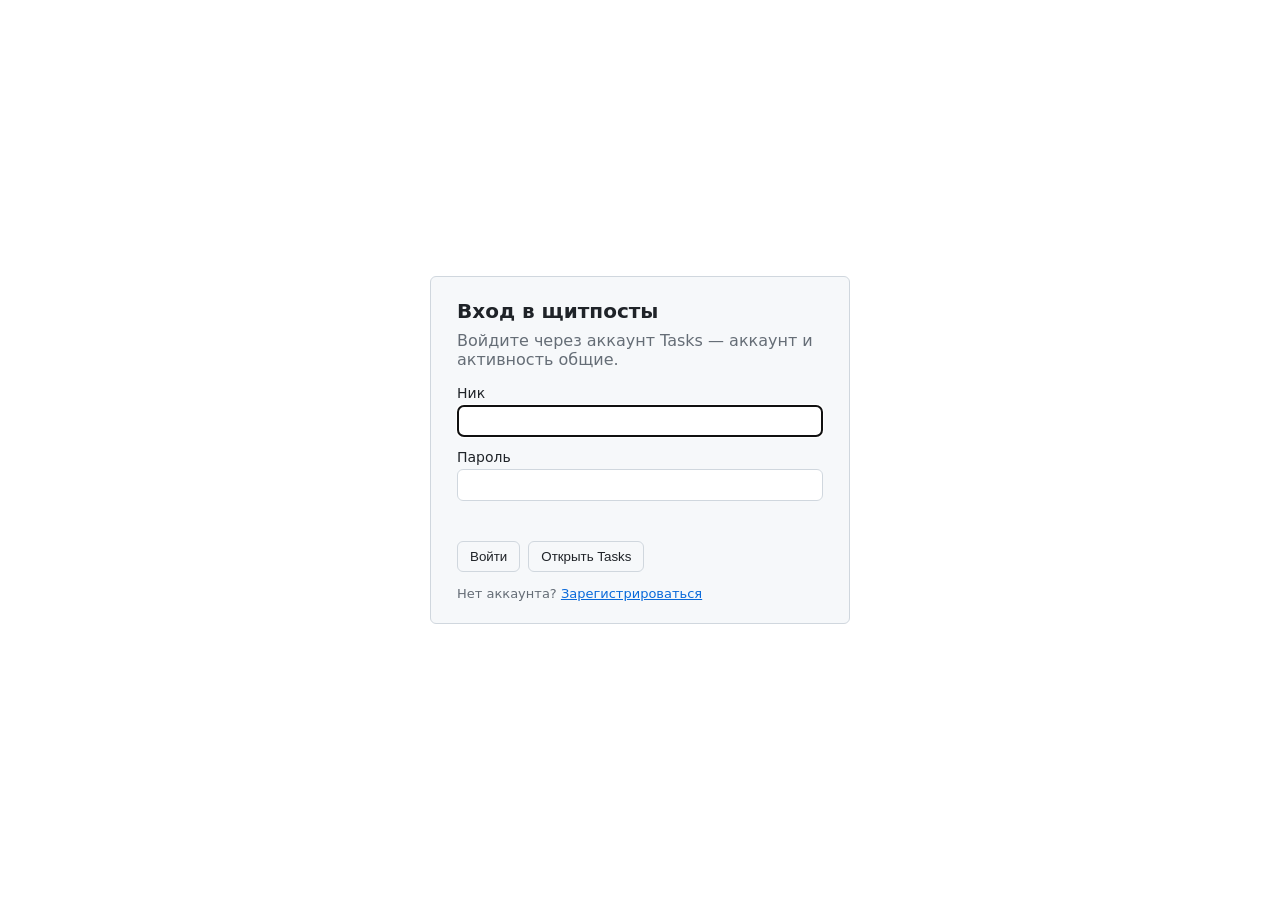
<file: general-web/tasks/koutnet-tasks/sp-login.html>
<!doctype html>
<html lang="ru">
<head>
  <meta charset="utf-8">
  <meta name="viewport" content="width=device-width, initial-scale=1">
  <title>Вход в SP — KOutNet Tasks</title>
  <style>
    body { margin: 0; font-family: system-ui, -apple-system, "Segoe UI", Roboto, sans-serif;
      background: #fff; color: #1f2328; display: grid; place-items: center; min-height: 100vh; }
    html[data-theme="dark"] body { background: #0d1117; color: #e6edf3; }
    .box { border: 1px solid #d0d7de; background: #f6f8fa; border-radius: 6px; padding: 22px 26px; max-width: 420px; width: calc(100% - 40px); box-sizing: border-box; }
    html[data-theme="dark"] .box { border-color: #30363d; background: #161b22; }
    h1 { font-size: 20px; margin: 0 0 8px; }
    p { margin: 0 0 16px; color: #656d76; }
    html[data-theme="dark"] p { color: #8d96a0; }
    a { color: #0969da; }
    html[data-theme="dark"] a { color: #4493f8; }
    label { display: grid; gap: 4px; margin-bottom: 12px; font-size: 14px; }
    input { width: 100%; box-sizing: border-box; padding: 7px 9px; border: 1px solid #d0d7de;
      border-radius: 6px; background: #fff; color: inherit; font: inherit; }
    html[data-theme="dark"] input { border-color: #30363d; background: #0d1117; }
    button { border: 1px solid #d0d7de; background: #f6f8fa; color: inherit; border-radius: 6px; padding: 7px 12px; cursor: pointer; }
    html[data-theme="dark"] button { border-color: #30363d; background: #21262d; }
    .err { color: #cf222e; min-height: 18px; font-size: 13px; margin: 0 0 10px; }
    html[data-theme="dark"] .err { color: #f85149; }
    .small { font-size: 13px; margin: 14px 0 0; }
    .hidden { display: none !important; }
    .row { display: flex; gap: 8px; flex-wrap: wrap; align-items: center; }
  </style>
</head>
<body>
  <div class="box">
    <h1>Вход в щитпосты</h1>
    <p id="status">Проверяем аккаунт Tasks…</p>
    <form id="form" class="hidden">
      <label>Ник
        <input id="username" maxlength="20" autocomplete="username" autofocus>
      </label>
      <label>Пароль
        <input id="password" type="password" maxlength="100" autocomplete="current-password">
      </label>
      <p id="error" class="err"></p>
      <div class="row">
        <button id="submit" type="submit">Войти</button>
        <button id="login" type="button">Открыть Tasks</button>
      </div>
    </form>
    <p class="small">Нет аккаунта? <a href="https://koutnet.pw/koutnet-registration.html">Зарегистрироваться</a></p>
  </div>
  <script>
    (() => {
      const status = document.getElementById('status');
      const form = document.getElementById('form');
      const errorBox = document.getElementById('error');
      const submit = document.getElementById('submit');
      const login = document.getElementById('login');
      const username = document.getElementById('username');
      const password = document.getElementById('password');

      if (localStorage.getItem('koutnet_sp_theme') === 'dark') document.documentElement.dataset.theme = 'dark';

      function safeBack(raw) {
        try {
          const u = new URL(raw || '', 'https://sp.koutnet.pw');
          if (u.origin === 'https://sp.koutnet.pw') return u.href;
        } catch (_) {}
        return 'https://sp.koutnet.pw/';
      }
      const back = safeBack(new URLSearchParams(location.search).get('back'));

      const jsonOrEmpty = async (r) => r.json().catch(() => ({}));

      async function finish(token) {
        localStorage.setItem('koutnet_token', token);
        status.textContent = 'Получаем код для щитпостов…';
        const r = await fetch('/api/auth/sp-code', {
          method: 'POST', headers: { Authorization: 'Bearer ' + token }
        });
        const data = await jsonOrEmpty(r);
        if (!r.ok || !data.code) throw new Error(data.error || 'Не удалось получить код.');
        location.href = back + (back.includes('?') ? '&' : '?') + 'code=' + encodeURIComponent(data.code);
      }

      function showForm(message) {
        status.textContent = message;
        form.classList.remove('hidden');
        username.focus();
      }

      login.onclick = () => {
        location.href = 'https://tasks.koutnet.pw/login?back=' + encodeURIComponent(back);
      };

      form.onsubmit = async (e) => {
        e.preventDefault();
        errorBox.textContent = '';
        submit.disabled = true;
        try {
          const r = await fetch('/api/auth/login', {
            method: 'POST',
            headers: { 'Content-Type': 'application/json' },
            body: JSON.stringify({ username: username.value.trim(), password: password.value })
          });
          const data = await jsonOrEmpty(r);
          if (!r.ok || !data.token) throw new Error(data.error || 'Не удалось войти.');
          await finish(data.token);
        } catch (err) {
          errorBox.textContent = err.message || 'Не удалось выполнить запрос.';
          submit.disabled = false;
        }
      };

      (async () => {
        const token = localStorage.getItem('koutnet_token');
        if (!token) {
          showForm('Войдите через аккаунт Tasks — аккаунт и активность общие.');
          return;
        }
        try {
          const me = await fetch('/api/me', { headers: { Authorization: 'Bearer ' + token } });
          if (!me.ok) {
            localStorage.removeItem('koutnet_token');
            showForm('Сессия Tasks истекла. Войдите заново.');
            return;
          }
          await finish(token);
        } catch (err) {
          errorBox.textContent = err.message || 'Не удалось выполнить запрос.';
          showForm('Войдите через аккаунт Tasks заново.');
        }
      })();
    })();
  </script>
</body>
</html>
</file>
